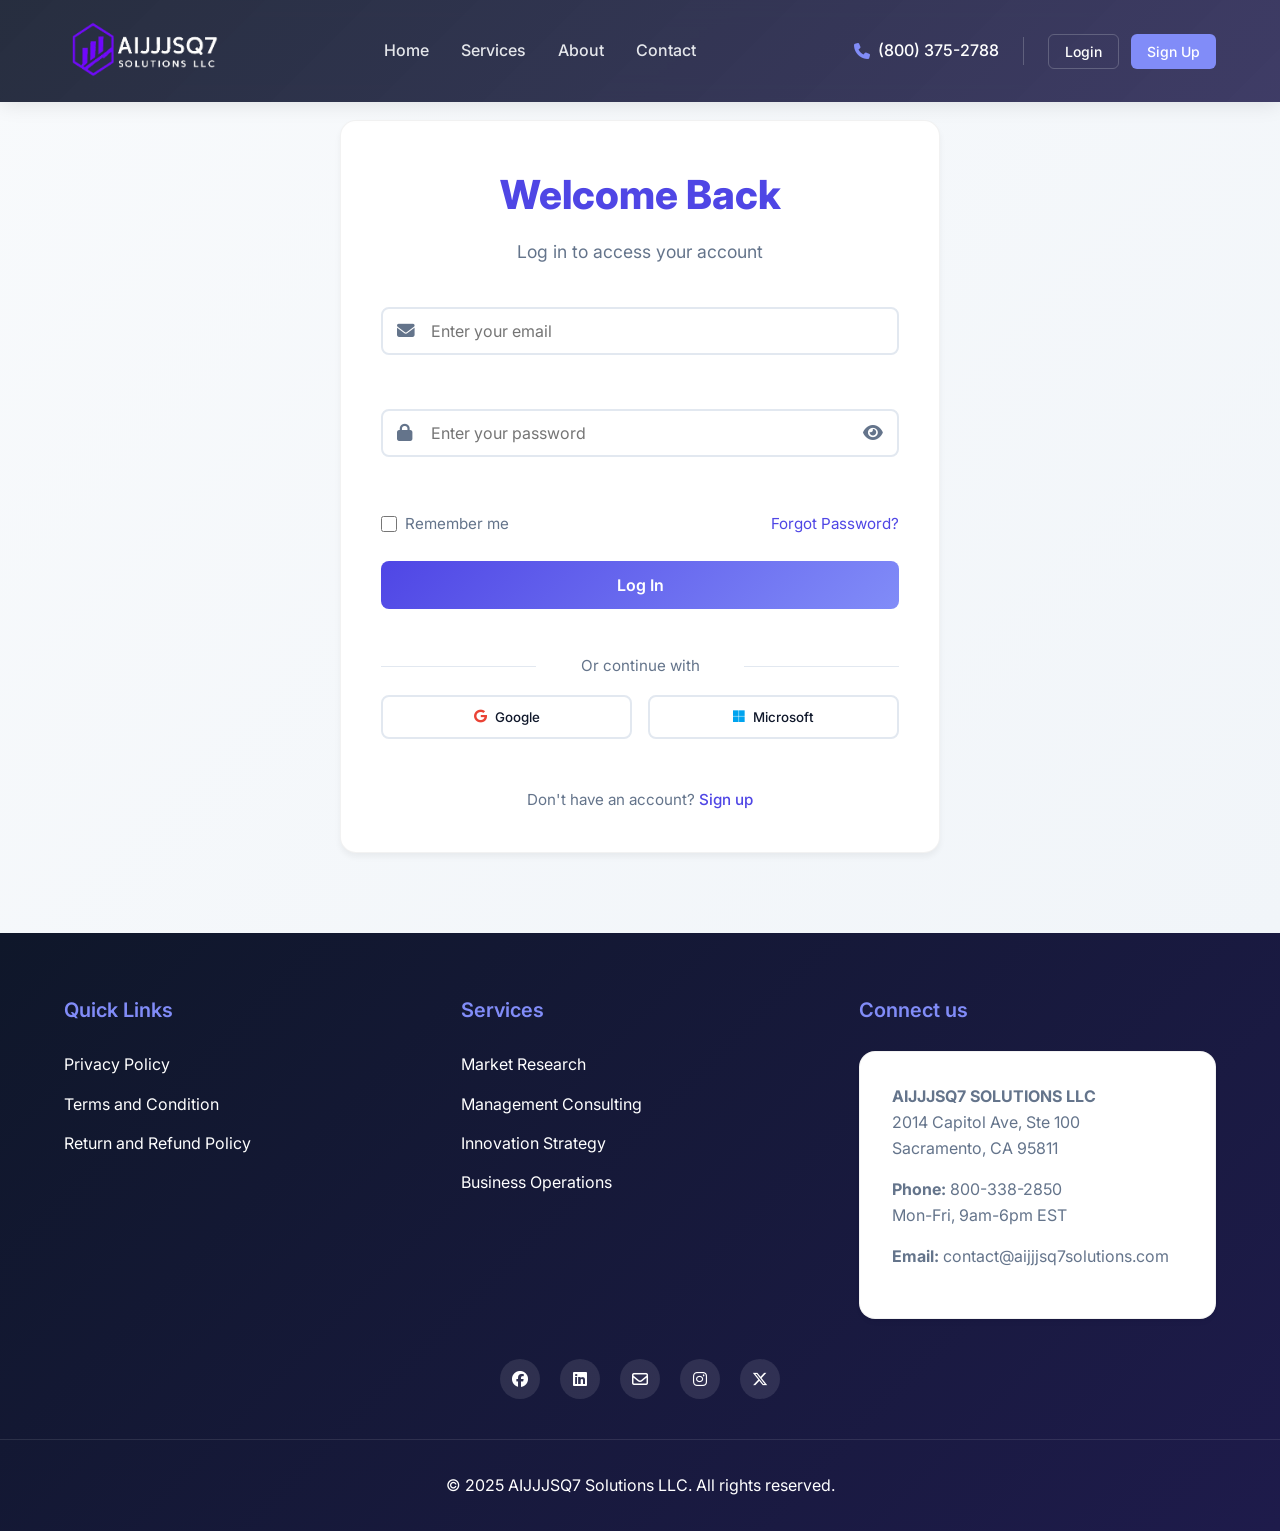
<file: docs/login.html>
<!DOCTYPE html>
<html lang="en">
  <head>
    <meta charset="UTF-8" />
    <meta name="viewport" content="width=device-width, initial-scale=1.0" />
    <title>Login - AIJJJSQ7 Solutions LLC</title>
    <link rel="preconnect" href="https://fonts.googleapis.com" />
    <link rel="preconnect" href="https://fonts.gstatic.com" crossorigin />
    <link
      href="https://fonts.googleapis.com/css2?family=Inter:wght@400;500;600;700;800&display=swap"
      rel="stylesheet"
    />
    <link rel="stylesheet" href="styles.css" />
    <link rel="stylesheet" href="auth.css" />
    <link
      rel="stylesheet"
      href="https://cdnjs.cloudflare.com/ajax/libs/font-awesome/6.5.1/css/all.min.css"
    />
  </head>
  <body>
    <!-- Header/Navigation -->
    <header>
      <div class="container">
        <nav>
          <a href="index.html" class="logo">
            <img src="navlogoo.png" alt="AIJJJSQ7 Solutions Logo" height="40" />
          </a>
          <div class="mobile-menu" onclick="toggleMenu()">☰</div>
          <ul class="nav-links" id="navLinks">
            <li><a href="index.html">Home</a></li>
            <li><a href="index.html#services">Services</a></li>
            <li><a href="index.html#about">About</a></li>
            <li><a href="index.html#contact">Contact</a></li>
          </ul>
          <div class="nav-right">
            <div class="nav-phone">
              <i class="fa-solid fa-phone"></i>
              <span>(800) 375-2788</span>
            </div>
          <div class="nav-auth">
  <button class="login-btn" onclick="window.location.href='login.html'">Login</button>
  <button class="signup-btn" onclick="window.location.href='signup.html'">Sign Up</button>
</div>

          </div>
        </nav>
      </div>
    </header>

    <!-- Login Form Section -->
    <main class="auth-content">
      <div class="container">
        <div class="auth-box">
          <div class="auth-header">
            <h1>Welcome Back</h1>
            <p>Log in to access your account</p>
          </div>

          <form id="loginForm" class="auth-form" onsubmit="handleLogin(event)">
            <div class="form-group">
              <label for="email"></label>
              <div class="input-group">
                <i class="fa-solid fa-envelope"></i>
                <input
                  type="email"
                  id="email"
                  name="email"
                  required
                  placeholder="Enter your email"
                />
              </div>
            </div>

            <div class="form-group">
              <label for="password"></label>
              <div class="input-group">
                <i class="fa-solid fa-lock"></i>
                <input
                  type="password"
                  id="password"
                  name="password"
                  required
                  placeholder="Enter your password"
                />
                <i
                  class="fa-solid fa-eye toggle-password"
                  onclick="togglePasswordVisibility()"
                ></i>
              </div>
            </div>

            <div class="form-options">
              <label class="remember-me">
                <input type="checkbox" name="remember" />
                <span>Remember me</span>
              </label>
              <a href="#" class="forgot-password">Forgot Password?</a>
            </div>

            <button type="submit" class="auth-button">Log In</button>

            <div class="social-login">
              <p>Or continue with</p>
              <div class="social-buttons">
                <button type="button" class="social-button google">
                  <i class="fab fa-google"></i>
                  <span>Google</span>
                </button>
                <button type="button" class="social-button microsoft">
                  <i class="fab fa-microsoft"></i>
                  <span>Microsoft</span>
                </button>
              </div>
            </div>

            <p class="auth-redirect">
              Don't have an account? <a href="signup.html">Sign up</a>
            </p>
          </form>
        </div>
      </div>
    </main>

    <!-- Footer -->
    <footer>
      <div class="container footer-content">
        <div class="footer-section">
          <h3>Quick Links</h3>
          <ul>
            <li><a href="privacy-policy.html">Privacy Policy</a></li>
            <li><a href="terms.html">Terms and Condition</a></li>
            <li><a href="refund.html">Return and Refund Policy</a></li>
          </ul>
        </div>
        <div class="footer-section">
          <h3>Services</h3>
          <ul>
            <li>Market Research</li>
            <li>Management Consulting</li>
            <li>Innovation Strategy</li>
            <li>Business Operations</li>
          </ul>
        </div>
        <div class="footer-section">
          <h3>Connect us</h3>
          <div class="contact-info">
            <p>
              <strong>AIJJJSQ7 SOLUTIONS LLC</strong><br />
              2014 Capitol Ave, Ste 100<br />
              Sacramento, CA 95811
            </p>
            <p>
              <strong>Phone:</strong> 800-338-2850<br />
              Mon-Fri, 9am-6pm EST
            </p>
            <p><strong>Email:</strong> contact@aijjjsq7solutions.com</p>
          </div>
        </div>
      </div>
      <div class="social-links">
        <a href="#" class="social-icon" aria-label="Facebook"
          ><i class="fa-brands fa-facebook"></i
        ></a>
        <a href="#" class="social-icon" aria-label="LinkedIn"
          ><i class="fa-brands fa-linkedin"></i
        ></a>
        <a href="#" class="social-icon" aria-label="Email"
          ><i class="fa-regular fa-envelope"></i
        ></a>
        <a href="#" class="social-icon" aria-label="Instagram"
          ><i class="fa-brands fa-instagram"></i
        ></a>
        <a href="#" class="social-icon" aria-label="Twitter"
          ><i class="fa-brands fa-x-twitter"></i
        ></a>
      </div>
      <div class="copyright">
        <p>&copy; 2025 AIJJJSQ7 Solutions LLC. All rights reserved.</p>
      </div>
    </footer>

    <!-- JavaScript -->
    <script>
  function toggleMenu() {
    const navLinks = document.getElementById("navLinks");
    navLinks.style.display =
      navLinks.style.display === "flex" ? "none" : "flex";
  }

  function togglePasswordVisibility() {
    const passwordInput = document.getElementById("password");
    const toggleButton = document.querySelector(".toggle-password");

    if (passwordInput.type === "password") {
      passwordInput.type = "text";
      toggleButton.classList.remove("fa-eye");
      toggleButton.classList.add("fa-eye-slash");
    } else {
      passwordInput.type = "password";
      toggleButton.classList.remove("fa-eye-slash");
      toggleButton.classList.add("fa-eye");
    }
  }

  function handleLogin(event) {
    event.preventDefault();

    const email = document.getElementById("email").value.trim();
    const password = document.getElementById("password").value.trim();
    const remember = document.querySelector('input[name="remember"]').checked;

    if (email && password) {
      // You can add validation logic or API call here
      console.log("Login attempt:", { email, password, remember });

      // Simulate successful login by redirecting
      window.location.href = "userdashboard.html";
    } else {
      alert("Please enter both email and password.");
    }
  }

  // Close mobile menu when clicking on a link
  document.querySelectorAll(".nav-links a").forEach((link) => {
    link.addEventListener("click", () => {
      if (window.innerWidth <= 768) {
        document.getElementById("navLinks").style.display = "none";
      }
    });
  });

  // Responsive menu handling
  window.addEventListener("resize", () => {
    if (window.innerWidth > 768) {
      document.getElementById("navLinks").style.display = "flex";
    }
  });
</script>

  </body>
</html>
</file>
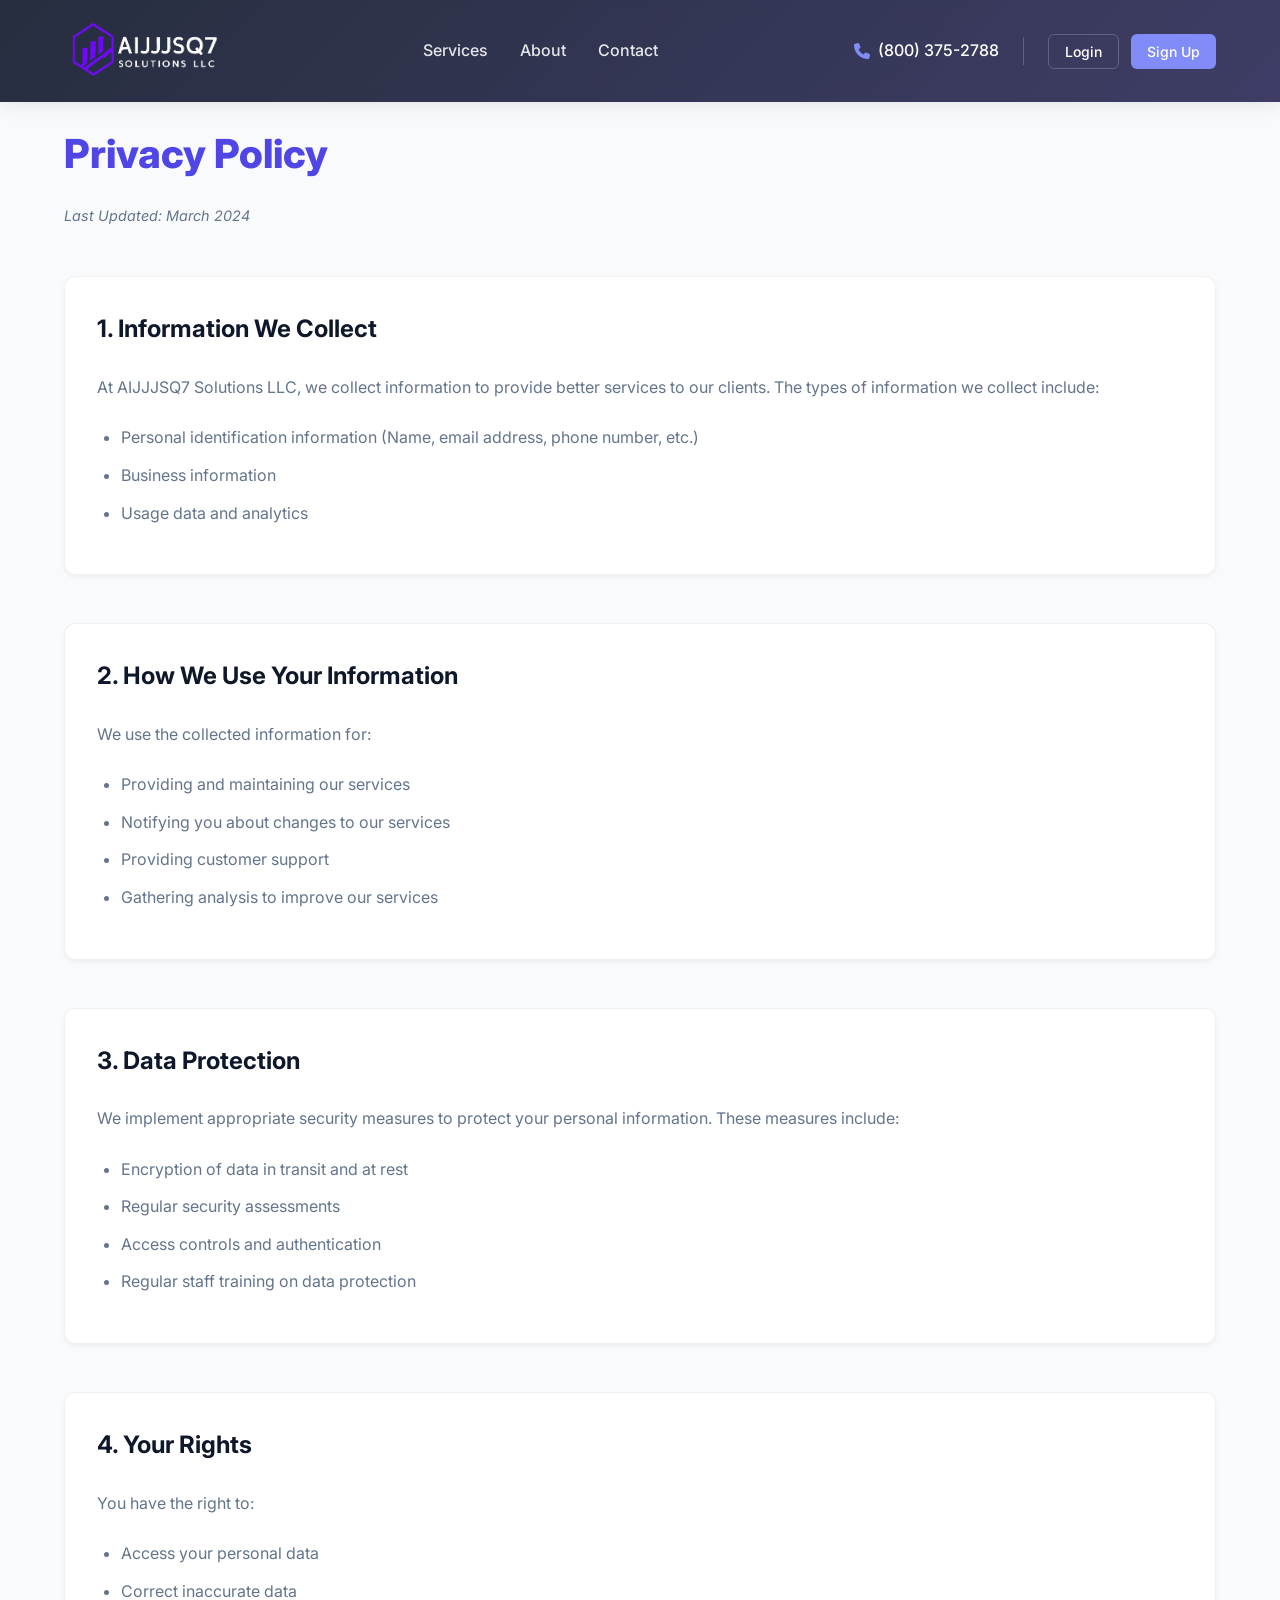
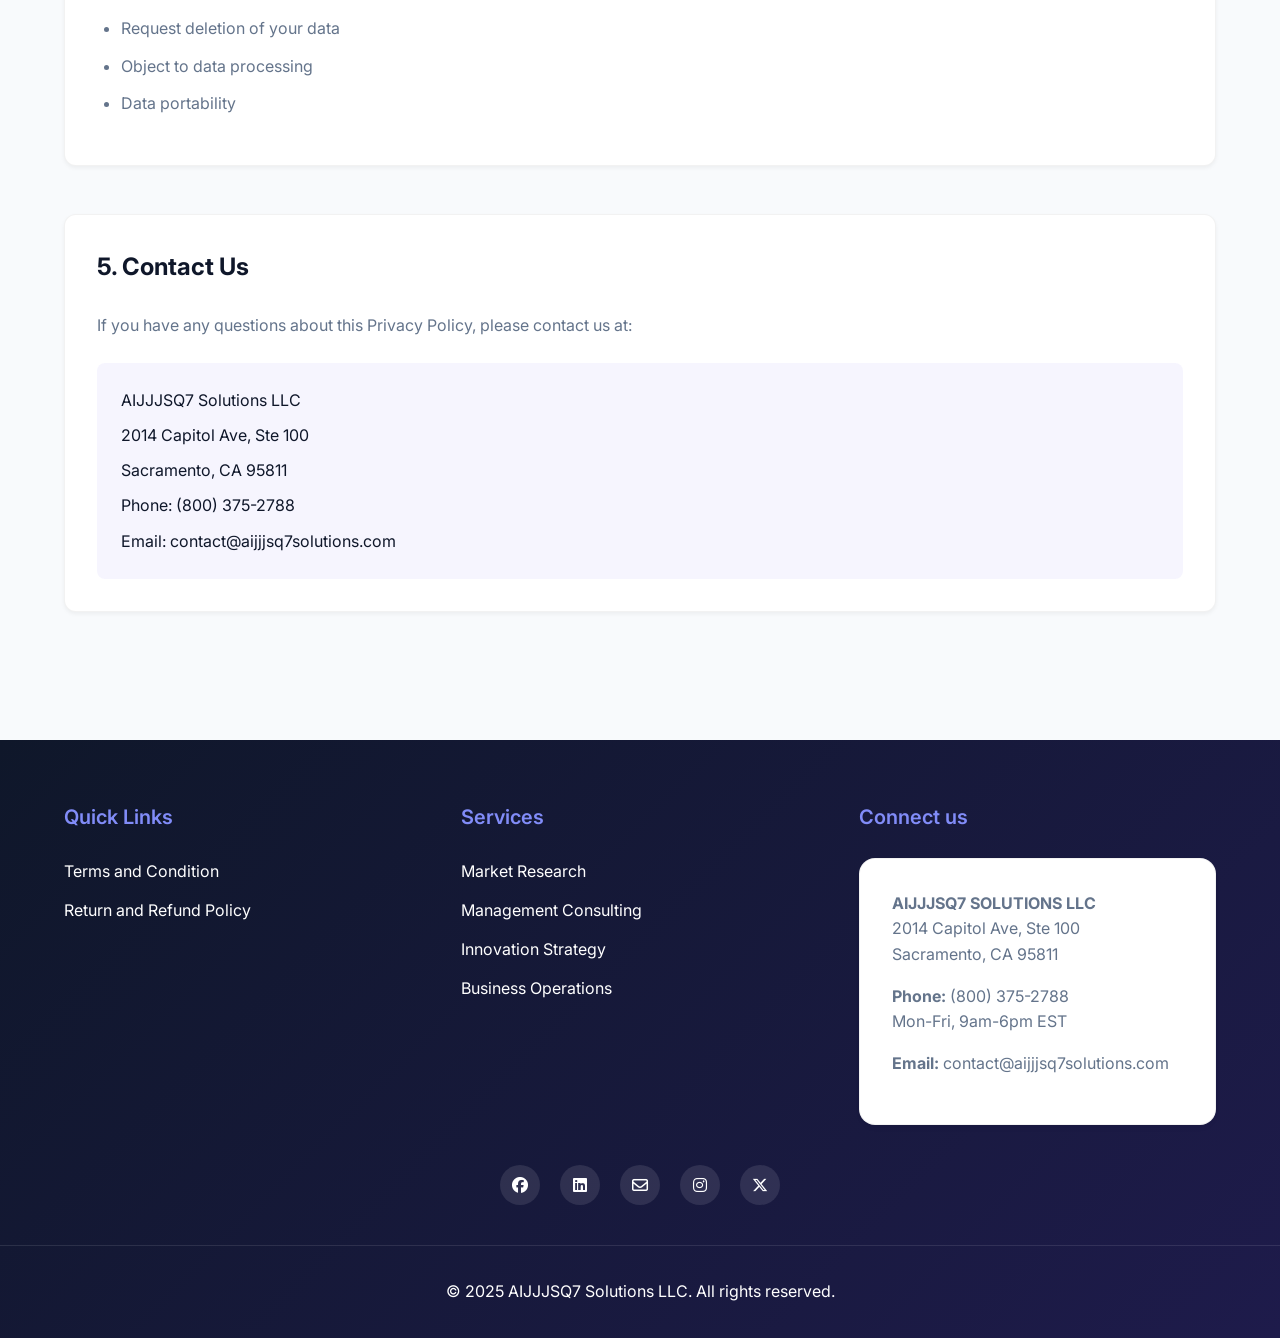
<file: docs/privacy-policy.html>
<!DOCTYPE html>
<html lang="en">
<head>
    <meta charset="UTF-8">
    <meta name="viewport" content="width=device-width, initial-scale=1.0">
    <title>Privacy Policy - AIJJJSQ7 Solutions LLC</title>
    <link rel="preconnect" href="https://fonts.googleapis.com">
    <link rel="preconnect" href="https://fonts.gstatic.com" crossorigin>
    <link href="https://fonts.googleapis.com/css2?family=Inter:wght@400;500;600;700;800&display=swap" rel="stylesheet">
    <link rel="stylesheet" href="styles.css">
    <link rel="stylesheet" href="legal.css">
    <link rel="stylesheet" href="https://cdnjs.cloudflare.com/ajax/libs/font-awesome/6.5.1/css/all.min.css">
</head>
<body>
    <!-- Header/Navigation -->
    <header>
        <div class="container">
            <nav>
                     <a href="index.html" class="logo">
  <img src="navlogoo.png" alt="AIJJJSQ7 Solutions Logo" height="40">
</a>
                <div class="mobile-menu" onclick="toggleMenu()">☰</div>
                <ul class="nav-links" id="navLinks">
                    <li><a href="index.html#services">Services</a></li>
                    <li><a href="index.html#about">About</a></li>
                    <li><a href="index.html#contact">Contact</a></li>
                </ul>
                <div class="nav-right">
                    <div class="nav-phone">
                        <i class="fa-solid fa-phone"></i>
                        <span>(800) 375-2788</span>
                    </div>
                    <div class="nav-auth">
                        <button class="login-btn">Login</button>
                        <button class="signup-btn">Sign Up</button>
                    </div>
                </div>
            </nav>
        </div>
    </header>

    <!-- Main Content -->
    <main class="legal-content">
        <div class="container">
            <h1>Privacy Policy</h1>
            <div class="last-updated">Last Updated: March 2024</div>
            
            <section class="policy-section">
                <h2>1. Information We Collect</h2>
                <p>At AIJJJSQ7 Solutions LLC, we collect information to provide better services to our clients. The types of information we collect include:</p>
                <ul>
                    <li>Personal identification information (Name, email address, phone number, etc.)</li>
                    <li>Business information</li>
                    <li>Usage data and analytics</li>
                </ul>
            </section>

            <section class="policy-section">
                <h2>2. How We Use Your Information</h2>
                <p>We use the collected information for:</p>
                <ul>
                    <li>Providing and maintaining our services</li>
                    <li>Notifying you about changes to our services</li>
                    <li>Providing customer support</li>
                    <li>Gathering analysis to improve our services</li>
                </ul>
            </section>

            <section class="policy-section">
                <h2>3. Data Protection</h2>
                <p>We implement appropriate security measures to protect your personal information. These measures include:</p>
                <ul>
                    <li>Encryption of data in transit and at rest</li>
                    <li>Regular security assessments</li>
                    <li>Access controls and authentication</li>
                    <li>Regular staff training on data protection</li>
                </ul>
            </section>

            <section class="policy-section">
                <h2>4. Your Rights</h2>
                <p>You have the right to:</p>
                <ul>
                    <li>Access your personal data</li>
                    <li>Correct inaccurate data</li>
                    <li>Request deletion of your data</li>
                    <li>Object to data processing</li>
                    <li>Data portability</li>
                </ul>
            </section>

            <section class="policy-section">
                <h2>5. Contact Us</h2>
                <p>If you have any questions about this Privacy Policy, please contact us at:</p>
                <div class="contact-details">
                    <p>AIJJJSQ7 Solutions LLC</p>
                    <p>2014 Capitol Ave, Ste 100</p>
                    <p>Sacramento, CA 95811</p>
                    <p>Phone: (800) 375-2788</p>
                    <p>Email: contact@aijjjsq7solutions.com</p>
                </div>
            </section>
        </div>
    </main>

    <!-- Footer -->
    <footer>
        <div class="container footer-content">
            <div class="footer-section">
                <h3>Quick Links</h3>
                <ul>
                    
                    <li><a href="terms.html">Terms and Condition</a></li>
                    <li><a href="refund.html">Return and Refund Policy</a></li>
                </ul>
            </div>
            <div class="footer-section">
                <h3>Services</h3>
                <ul>
                    <li>Market Research</li>
                    <li>Management Consulting</li>
                    <li>Innovation Strategy</li>
                    <li>Business Operations</li>
                </ul>
            </div>
            <div class="footer-section">
                <h3>Connect us</h3>
                <div class="contact-info">
                    <p>
                        <strong>AIJJJSQ7 SOLUTIONS LLC</strong><br>
                        2014 Capitol Ave, Ste 100<br>
                        Sacramento, CA 95811
                    </p>
                    <p>
                        <strong>Phone:</strong> (800) 375-2788<br>
                        Mon-Fri, 9am-6pm EST
                    </p>
                    <p>
                        <strong>Email:</strong> contact@aijjjsq7solutions.com
                    </p>
                </div>
            </div>
        </div>
        <div class="social-links">
            <a href="#" class="social-icon" aria-label="Facebook"><i class="fa-brands fa-facebook"></i></a>
            <a href="#" class="social-icon" aria-label="LinkedIn"><i class="fa-brands fa-linkedin"></i></a>
            <a href="#" class="social-icon" aria-label="Email"><i class="fa-regular fa-envelope"></i></a>
            <a href="#" class="social-icon" aria-label="Instagram"><i class="fa-brands fa-instagram"></i></a>
            <a href="#" class="social-icon" aria-label="Twitter"><i class="fa-brands fa-x-twitter"></i></a>
        </div>
        <div class="copyright">
            <p>&copy; 2025 AIJJJSQ7 Solutions LLC. All rights reserved.</p>
        </div>
    </footer>

    <!-- JavaScript -->
    <script>
        function toggleMenu() {
            const navLinks = document.getElementById('navLinks');
            navLinks.style.display = navLinks.style.display === 'flex' ? 'none' : 'flex';
        }

        // Close mobile menu when clicking on a link
        document.querySelectorAll('.nav-links a').forEach(link => {
            link.addEventListener('click', () => {
                if (window.innerWidth <= 768) {
                    document.getElementById('navLinks').style.display = 'none';
                }
            });
        });

        // Responsive menu handling
        window.addEventListener('resize', () => {
            if (window.innerWidth > 768) {
                document.getElementById('navLinks').style.display = 'flex';
            }
        });
    </script>
</body>
</html>
</file>
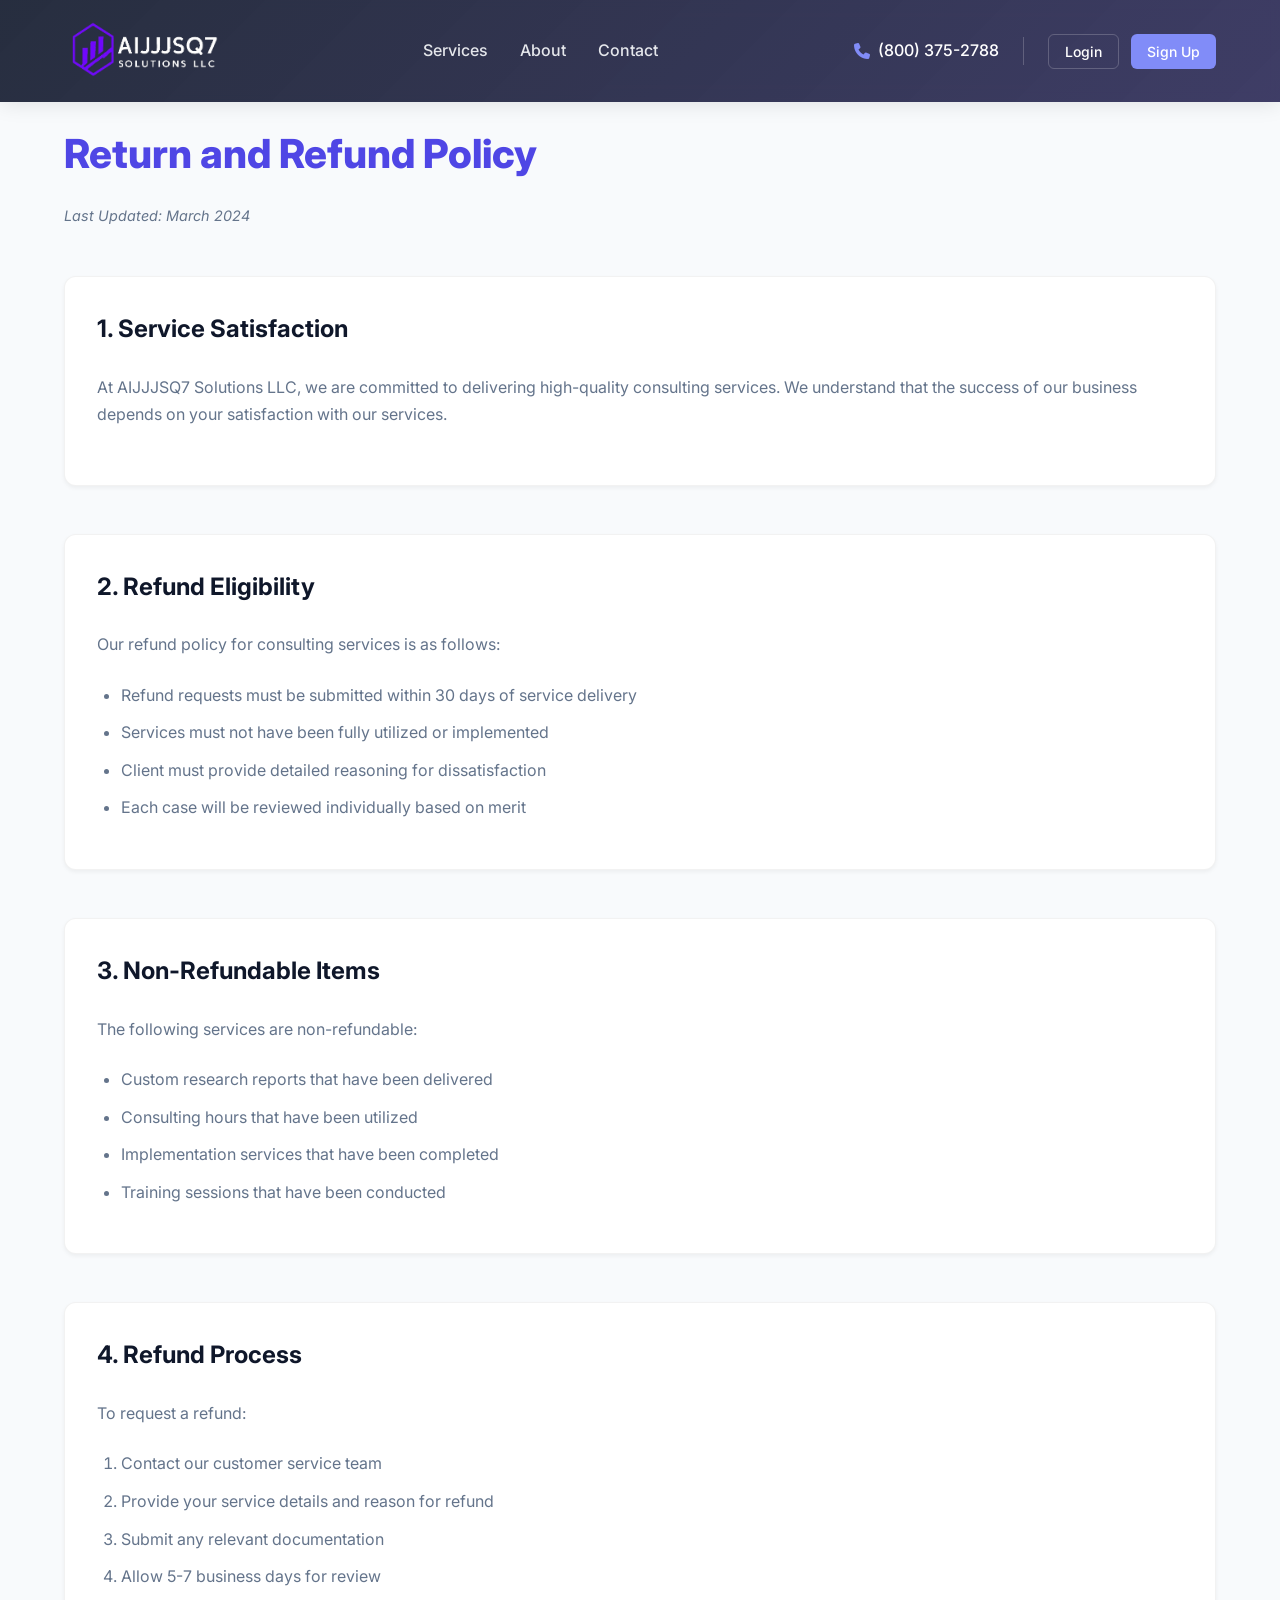
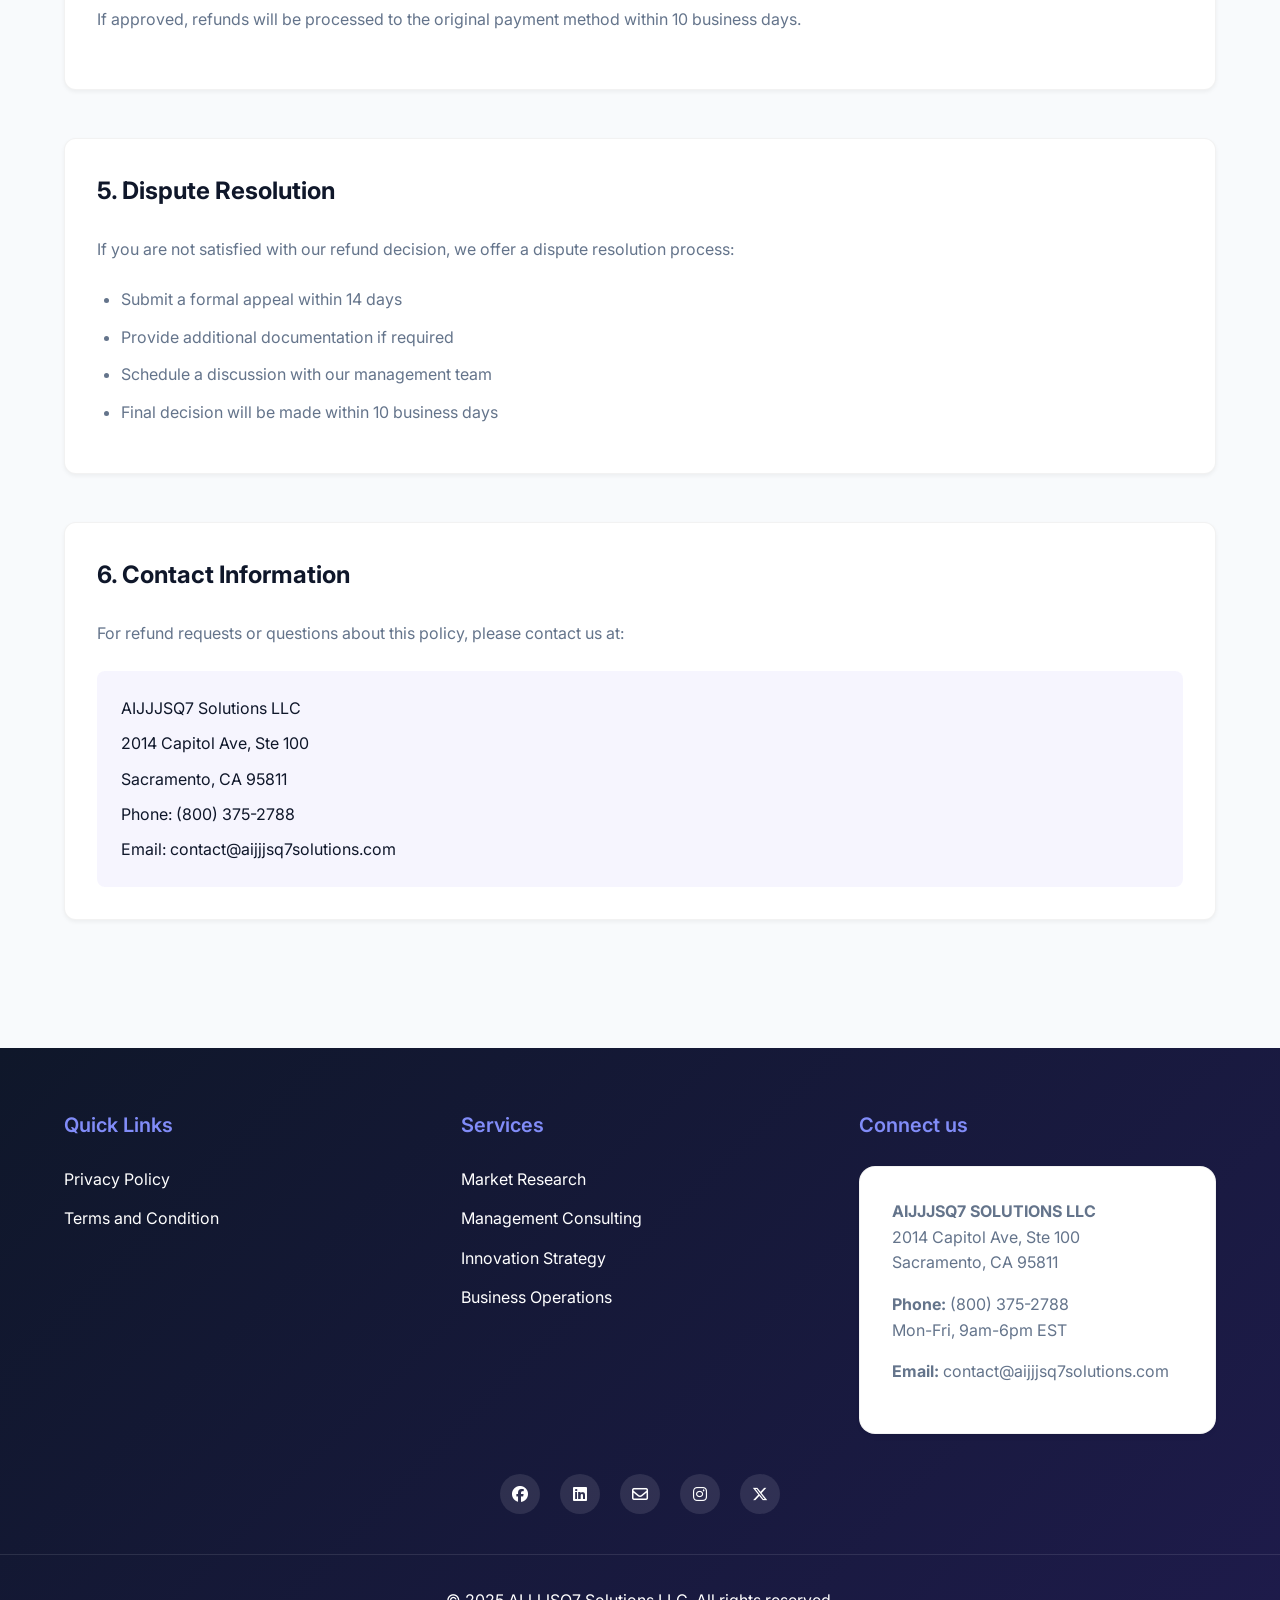
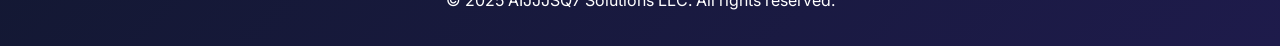
<file: docs/refund.html>
<!DOCTYPE html>
<html lang="en">
<head>
    <meta charset="UTF-8">
    <meta name="viewport" content="width=device-width, initial-scale=1.0">
    <title>Return and Refund Policy - AIJJJSQ7 Solutions LLC</title>
    <link rel="preconnect" href="https://fonts.googleapis.com">
    <link rel="preconnect" href="https://fonts.gstatic.com" crossorigin>
    <link href="https://fonts.googleapis.com/css2?family=Inter:wght@400;500;600;700;800&display=swap" rel="stylesheet">
    <link rel="stylesheet" href="styles.css">
    <link rel="stylesheet" href="legal.css">
    <link rel="stylesheet" href="https://cdnjs.cloudflare.com/ajax/libs/font-awesome/6.5.1/css/all.min.css">
</head>
<body>
    <!-- Header/Navigation -->
    <header>
        <div class="container">
            <nav>
                      <a href="index.html" class="logo">
  <img src="navlogoo.png" alt="AIJJJSQ7 Solutions Logo" height="40">
</a>
                <div class="mobile-menu" onclick="toggleMenu()">☰</div>
                <ul class="nav-links" id="navLinks">
                    <li><a href="index.html#services">Services</a></li>
                    <li><a href="index.html#about">About</a></li>
                    <li><a href="index.html#contact">Contact</a></li>
                </ul>
                <div class="nav-right">
                    <div class="nav-phone">
                        <i class="fa-solid fa-phone"></i>
                        <span>(800) 375-2788</span>
                    </div>
                    <div class="nav-auth">
                        <button class="login-btn">Login</button>
                        <button class="signup-btn">Sign Up</button>
                    </div>
                </div>
            </nav>
        </div>
    </header>

    <!-- Main Content -->
    <main class="legal-content">
        <div class="container">
            <h1>Return and Refund Policy</h1>
            <div class="last-updated">Last Updated: March 2024</div>
            
            <section class="policy-section">
                <h2>1. Service Satisfaction</h2>
                <p>At AIJJJSQ7 Solutions LLC, we are committed to delivering high-quality consulting services. We understand that the success of our business depends on your satisfaction with our services.</p>
            </section>

            <section class="policy-section">
                <h2>2. Refund Eligibility</h2>
                <p>Our refund policy for consulting services is as follows:</p>
                <ul>
                    <li>Refund requests must be submitted within 30 days of service delivery</li>
                    <li>Services must not have been fully utilized or implemented</li>
                    <li>Client must provide detailed reasoning for dissatisfaction</li>
                    <li>Each case will be reviewed individually based on merit</li>
                </ul>
            </section>

            <section class="policy-section">
                <h2>3. Non-Refundable Items</h2>
                <p>The following services are non-refundable:</p>
                <ul>
                    <li>Custom research reports that have been delivered</li>
                    <li>Consulting hours that have been utilized</li>
                    <li>Implementation services that have been completed</li>
                    <li>Training sessions that have been conducted</li>
                </ul>
            </section>

            <section class="policy-section">
                <h2>4. Refund Process</h2>
                <p>To request a refund:</p>
                <ol>
                    <li>Contact our customer service team</li>
                    <li>Provide your service details and reason for refund</li>
                    <li>Submit any relevant documentation</li>
                    <li>Allow 5-7 business days for review</li>
                </ol>
                <p>If approved, refunds will be processed to the original payment method within 10 business days.</p>
            </section>

            <section class="policy-section">
                <h2>5. Dispute Resolution</h2>
                <p>If you are not satisfied with our refund decision, we offer a dispute resolution process:</p>
                <ul>
                    <li>Submit a formal appeal within 14 days</li>
                    <li>Provide additional documentation if required</li>
                    <li>Schedule a discussion with our management team</li>
                    <li>Final decision will be made within 10 business days</li>
                </ul>
            </section>

            <section class="policy-section">
                <h2>6. Contact Information</h2>
                <p>For refund requests or questions about this policy, please contact us at:</p>
                <div class="contact-details">
                    <p>AIJJJSQ7 Solutions LLC</p>
                    <p>2014 Capitol Ave, Ste 100</p>
                    <p>Sacramento, CA 95811</p>
                    <p>Phone: (800) 375-2788</p>
                    <p>Email: contact@aijjjsq7solutions.com</p>
                </div>
            </section>
        </div>
    </main>

    <!-- Footer -->
    <footer>
        <div class="container footer-content">
            <div class="footer-section">
                <h3>Quick Links</h3>
                <ul>
                    <li><a href="privacy-policy.html">Privacy Policy</a></li>
                    <li><a href="terms.html">Terms and Condition</a></li>
                   
                </ul>
            </div>
            <div class="footer-section">
                <h3>Services</h3>
                <ul>
                    <li>Market Research</li>
                    <li>Management Consulting</li>
                    <li>Innovation Strategy</li>
                    <li>Business Operations</li>
                </ul>
            </div>
            <div class="footer-section">
                <h3>Connect us</h3>
                <div class="contact-info">
                    <p>
                        <strong>AIJJJSQ7 SOLUTIONS LLC</strong><br>
                        2014 Capitol Ave, Ste 100<br>
                        Sacramento, CA 95811
                    </p>
                    <p>
                        <strong>Phone:</strong> (800) 375-2788<br>
                        Mon-Fri, 9am-6pm EST
                    </p>
                    <p>
                        <strong>Email:</strong> contact@aijjjsq7solutions.com
                    </p>
                </div>
            </div>
        </div>
        <div class="social-links">
            <a href="#" class="social-icon" aria-label="Facebook"><i class="fa-brands fa-facebook"></i></a>
            <a href="#" class="social-icon" aria-label="LinkedIn"><i class="fa-brands fa-linkedin"></i></a>
            <a href="#" class="social-icon" aria-label="Email"><i class="fa-regular fa-envelope"></i></a>
            <a href="#" class="social-icon" aria-label="Instagram"><i class="fa-brands fa-instagram"></i></a>
            <a href="#" class="social-icon" aria-label="Twitter"><i class="fa-brands fa-x-twitter"></i></a>
        </div>
        <div class="copyright">
            <p>&copy; 2025 AIJJJSQ7 Solutions LLC. All rights reserved.</p>
        </div>
    </footer>

    <!-- JavaScript -->
    <script>
        function toggleMenu() {
            const navLinks = document.getElementById('navLinks');
            navLinks.style.display = navLinks.style.display === 'flex' ? 'none' : 'flex';
        }

        // Close mobile menu when clicking on a link
        document.querySelectorAll('.nav-links a').forEach(link => {
            link.addEventListener('click', () => {
                if (window.innerWidth <= 768) {
                    document.getElementById('navLinks').style.display = 'none';
                }
            });
        });

        // Responsive menu handling
        window.addEventListener('resize', () => {
            if (window.innerWidth > 768) {
                document.getElementById('navLinks').style.display = 'flex';
            }
        });
    </script>
</body>
</html>
</file>
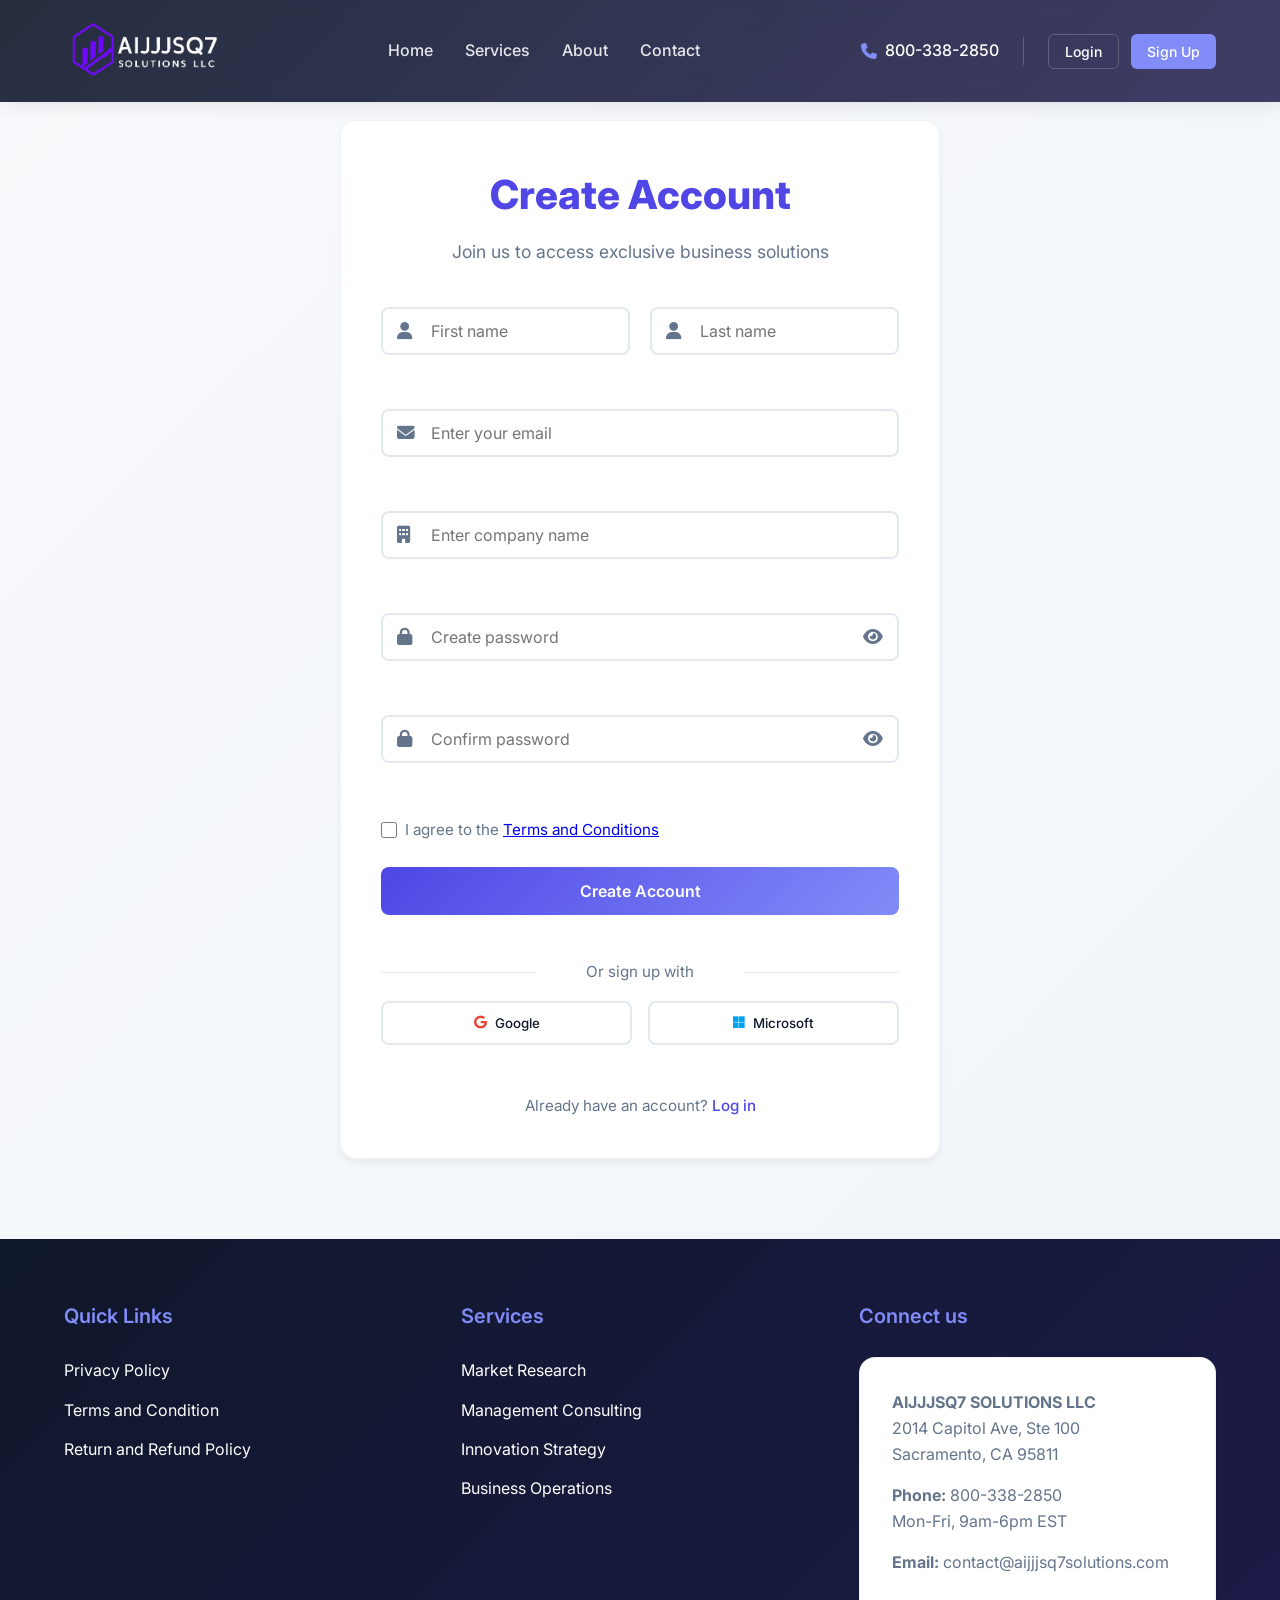
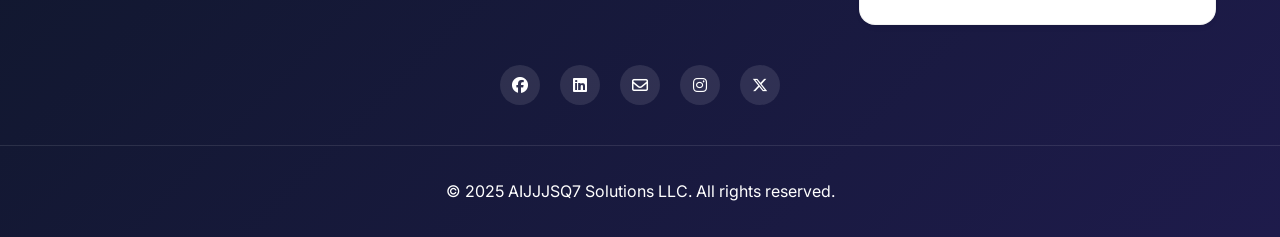
<file: docs/signup.html>
<!DOCTYPE html>
<html lang="en">
  <head>
    <meta charset="UTF-8" />
    <meta name="viewport" content="width=device-width, initial-scale=1.0" />
    <title>Sign Up - AIJJJSQ7 Solutions LLC</title>
    <link rel="preconnect" href="https://fonts.googleapis.com" />
    <link rel="preconnect" href="https://fonts.gstatic.com" crossorigin />
    <link
      href="https://fonts.googleapis.com/css2?family=Inter:wght@400;500;600;700;800&display=swap"
      rel="stylesheet"
    />
    <link rel="stylesheet" href="styles.css" />
    <link rel="stylesheet" href="auth.css" />
    <link
      rel="stylesheet"
      href="https://cdnjs.cloudflare.com/ajax/libs/font-awesome/6.5.1/css/all.min.css"
    />
  </head>
  <body>
    <!-- Header/Navigation -->
    <header>
      <div class="container">
        <nav>
          <a href="index.html" class="logo">
            <img src="navlogoo.png" alt="AIJJJSQ7 Solutions Logo" height="40" />
          </a>
          <div class="mobile-menu" onclick="toggleMenu()">☰</div>
          <ul class="nav-links" id="navLinks">
            <li><a href="index.html">Home</a></li>
            <li><a href="index.html#services">Services</a></li>
            <li><a href="index.html#about">About</a></li>
            <li><a href="index.html#contact">Contact</a></li>
          </ul>
          <div class="nav-right">
            <div class="nav-phone">
              <i class="fa-solid fa-phone"></i>
              <span>800-338-2850</span>
            </div>
            <div class="nav-auth">
  <button class="login-btn" onclick="window.location.href='login.html'">Login</button>
  <button class="signup-btn" onclick="window.location.href='signup.html'">Sign Up</button>
</div>

          </div>
        </nav>
      </div>
    </header>

    <!-- Signup Form Section -->
    <main class="auth-content">
      <div class="container">
        <div class="auth-box">
          <div class="auth-header">
            <h1>Create Account</h1>
            <p>Join us to access exclusive business solutions</p>
          </div>

          <form
            id="signupForm"
            class="auth-form"
            onsubmit="handleSignup(event)"
          >
            <div class="form-row">
              <div class="form-group">
                <label for="firstName"></label>
                <div class="input-group">
                  <i class="fa-solid fa-user"></i>
                  <input
                    type="text"
                    id="firstName"
                    name="firstName"
                    required
                    placeholder="First name"
                  />
                </div>
              </div>
              <div class="form-group">
                <label for="lastName"></label>
                <div class="input-group">
                  <i class="fa-solid fa-user"></i>
                  <input
                    type="text"
                    id="lastName"
                    name="lastName"
                    required
                    placeholder="Last name"
                  />
                </div>
              </div>
            </div>

            <div class="form-group">
              <label for="email"></label>
              <div class="input-group">
                <i class="fa-solid fa-envelope"></i>
                <input
                  type="email"
                  id="email"
                  name="email"
                  required
                  placeholder="Enter your email"
                />
              </div>
            </div>

            <div class="form-group">
              <label for="company"></label>
              <div class="input-group">
                <i class="fa-solid fa-building"></i>
                <input
                  type="text"
                  id="company"
                  name="company"
                  required
                  placeholder="Enter company name"
                />
              </div>
            </div>

            <div class="form-group">
              <label for="password"></label>
              <div class="input-group">
                <i class="fa-solid fa-lock"></i>
                <input
                  type="password"
                  id="password"
                  name="password"
                  required
                  placeholder="Create password"
                />
                <i
                  class="fa-solid fa-eye toggle-password"
                  onclick="togglePasswordVisibility('password')"
                ></i>
              </div>
            </div>

            <div class="form-group">
              <label for="confirmPassword"></label>
              <div class="input-group">
                <i class="fa-solid fa-lock"></i>
                <input
                  type="password"
                  id="confirmPassword"
                  name="confirmPassword"
                  required
                  placeholder="Confirm password"
                />
                <i
                  class="fa-solid fa-eye toggle-password"
                  onclick="togglePasswordVisibility('confirmPassword')"
                ></i>
              </div>
            </div>

            <div class="form-options">
              <label class="terms-checkbox">
                <input type="checkbox" name="terms" required />
                <span
                  >I agree to the
                  <a href="terms.html">Terms and Conditions</a></span
                >
              </label>
            </div>

            <button type="submit" class="auth-button">Create Account</button>

            <div class="social-login">
              <p>Or sign up with</p>
              <div class="social-buttons">
                <button type="button" class="social-button google">
                  <i class="fab fa-google"></i>
                  <span>Google</span>
                </button>
                <button type="button" class="social-button microsoft">
                  <i class="fab fa-microsoft"></i>
                  <span>Microsoft</span>
                </button>
              </div>
            </div>

            <p class="auth-redirect">
              Already have an account? <a href="login.html">Log in</a>
            </p>
          </form>
        </div>
      </div>
    </main>

    <!-- Footer -->
    <footer>
      <div class="container footer-content">
        <div class="footer-section">
          <h3>Quick Links</h3>
          <ul>
            <li><a href="privacy-policy.html">Privacy Policy</a></li>
            <li><a href="terms.html">Terms and Condition</a></li>
            <li><a href="refund.html">Return and Refund Policy</a></li>
          </ul>
        </div>
        <div class="footer-section">
          <h3>Services</h3>
          <ul>
            <li>Market Research</li>
            <li>Management Consulting</li>
            <li>Innovation Strategy</li>
            <li>Business Operations</li>
          </ul>
        </div>
        <div class="footer-section">
          <h3>Connect us</h3>
          <div class="contact-info">
            <p>
              <strong>AIJJJSQ7 SOLUTIONS LLC</strong><br />
              2014 Capitol Ave, Ste 100<br />
              Sacramento, CA 95811
            </p>
            <p>
              <strong>Phone:</strong> 800-338-2850<br />
              Mon-Fri, 9am-6pm EST
            </p>
            <p><strong>Email:</strong> contact@aijjjsq7solutions.com</p>
          </div>
        </div>
      </div>
      <div class="social-links">
        <a href="#" class="social-icon" aria-label="Facebook"
          ><i class="fa-brands fa-facebook"></i
        ></a>
        <a href="#" class="social-icon" aria-label="LinkedIn"
          ><i class="fa-brands fa-linkedin"></i
        ></a>
        <a href="#" class="social-icon" aria-label="Email"
          ><i class="fa-regular fa-envelope"></i
        ></a>
        <a href="#" class="social-icon" aria-label="Instagram"
          ><i class="fa-brands fa-instagram"></i
        ></a>
        <a href="#" class="social-icon" aria-label="Twitter"
          ><i class="fa-brands fa-x-twitter"></i
        ></a>
      </div>
      <div class="copyright">
        <p>&copy; 2025 AIJJJSQ7 Solutions LLC. All rights reserved.</p>
      </div>
    </footer>

    <!-- JavaScript -->
    <script>
      function toggleMenu() {
        const navLinks = document.getElementById("navLinks");
        navLinks.style.display =
          navLinks.style.display === "flex" ? "none" : "flex";
      }

      function togglePasswordVisibility(inputId) {
        const passwordInput = document.getElementById(inputId);
        const toggleButton = passwordInput.nextElementSibling;

        if (passwordInput.type === "password") {
          passwordInput.type = "text";
          toggleButton.classList.remove("fa-eye");
          toggleButton.classList.add("fa-eye-slash");
        } else {
          passwordInput.type = "password";
          toggleButton.classList.remove("fa-eye-slash");
          toggleButton.classList.add("fa-eye");
        }
      }
async function handleSignup(event) {
  event.preventDefault();

  const firstName = document.getElementById("firstName").value.trim();
  const lastName = document.getElementById("lastName").value.trim();
  const email = document.getElementById("email").value.trim();
  const company = document.getElementById("company").value.trim();
  const password = document.getElementById("password").value;
  const confirmPassword = document.getElementById("confirmPassword").value;
  const terms = document.querySelector('input[name="terms"]').checked;

  if (password !== confirmPassword) {
    alert("Passwords do not match!");
    return;
  }

  if (!terms) {
    alert("Please accept the Terms and Conditions");
    return;
  }

  try {
    const response = await fetch("http://localhost:8000/api/auth/signup", {
      method: "POST",
      headers: {
        "Content-Type": "application/json",
      },
      body: JSON.stringify({
        firstName,
        lastName,
        email,
        company,
        password,
        confirmPassword,
      }),
    });

    const data = await response.json();

    if (response.ok) {
      alert("Account created successfully!");
      window.location.href = "login.html"; // redirect after success
    } else {
      alert(`Signup failed: ${data.message || "Unknown error"}`);
    }
  } catch (error) {
    console.error("Signup error:", error);
    alert("Something went wrong. Please try again later.");
  }
}


      // Close mobile menu when clicking on a link
      document.querySelectorAll(".nav-links a").forEach((link) => {
        link.addEventListener("click", () => {
          if (window.innerWidth <= 768) {
            document.getElementById("navLinks").style.display = "none";
          }
        });
      });

      // Responsive menu handling
      window.addEventListener("resize", () => {
        if (window.innerWidth > 768) {
          document.getElementById("navLinks").style.display = "flex";
        }
      });
    </script>
  </body>
</html>
</file>
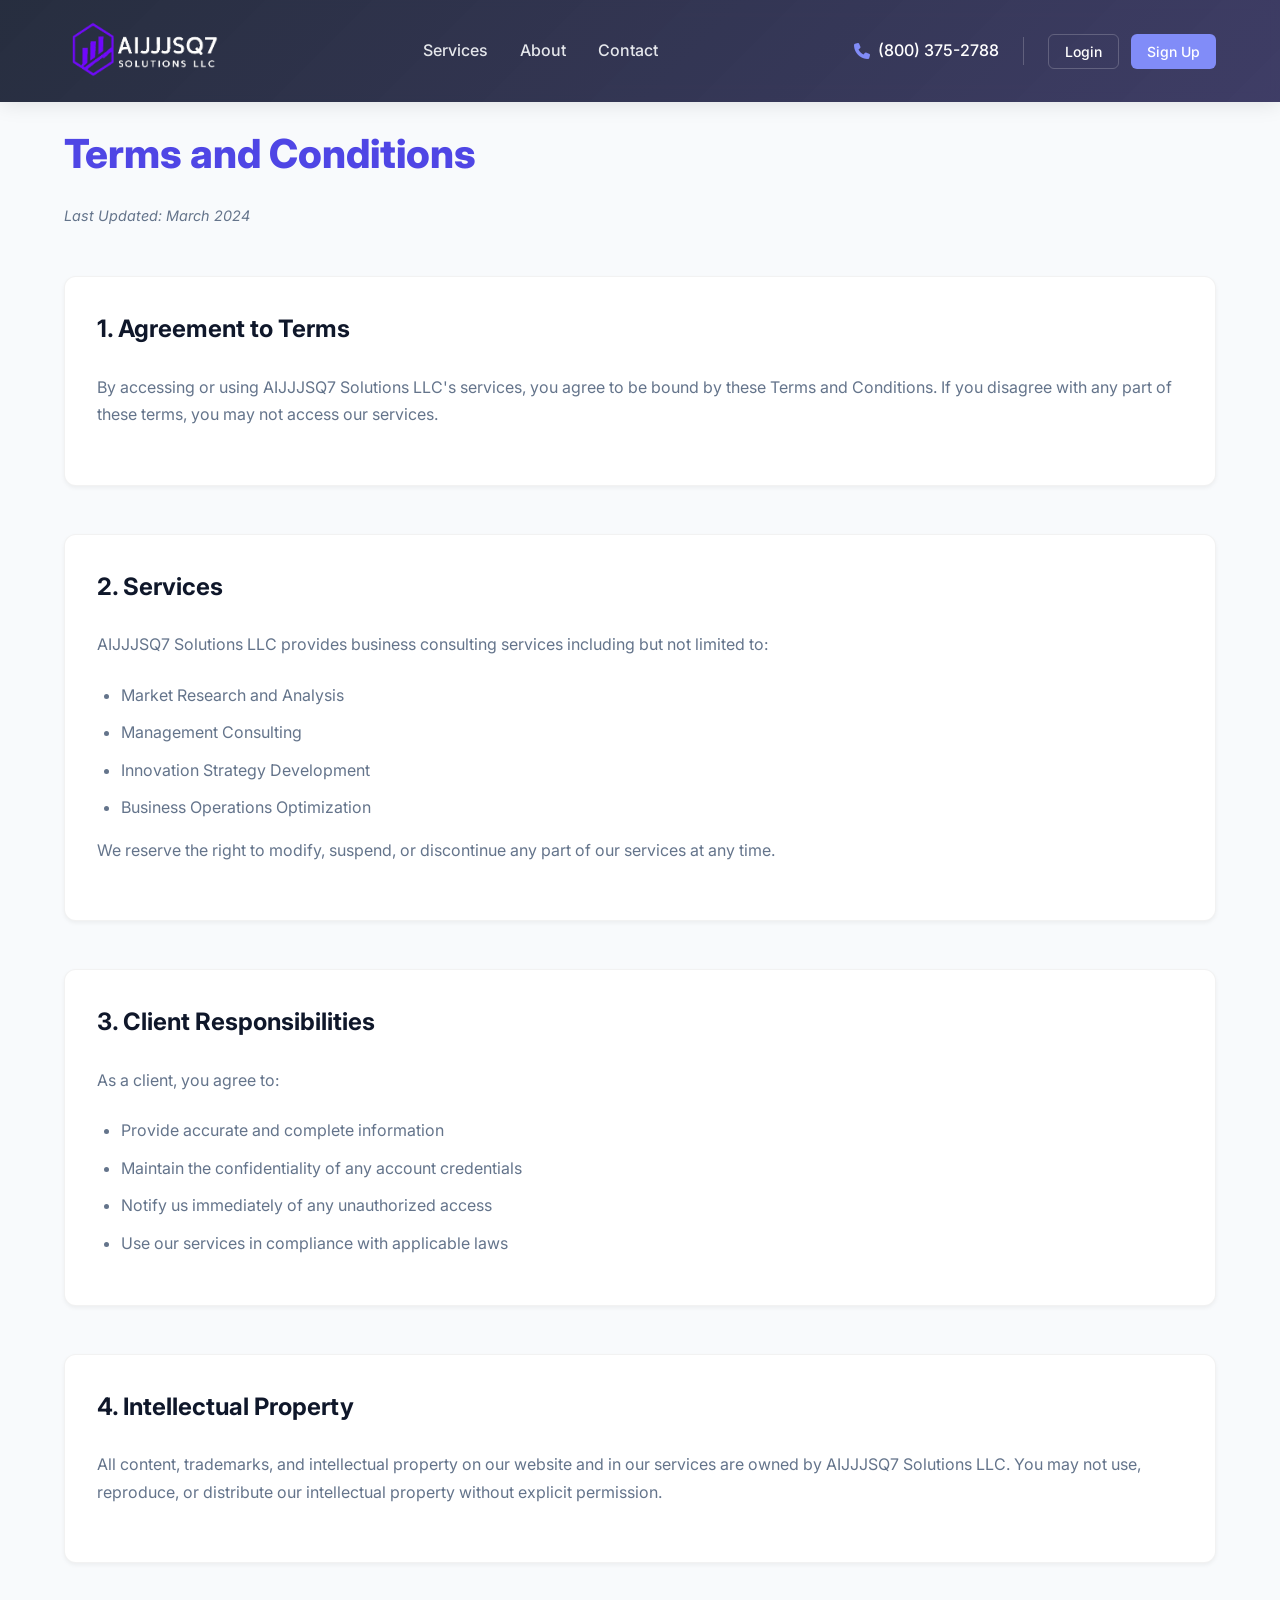
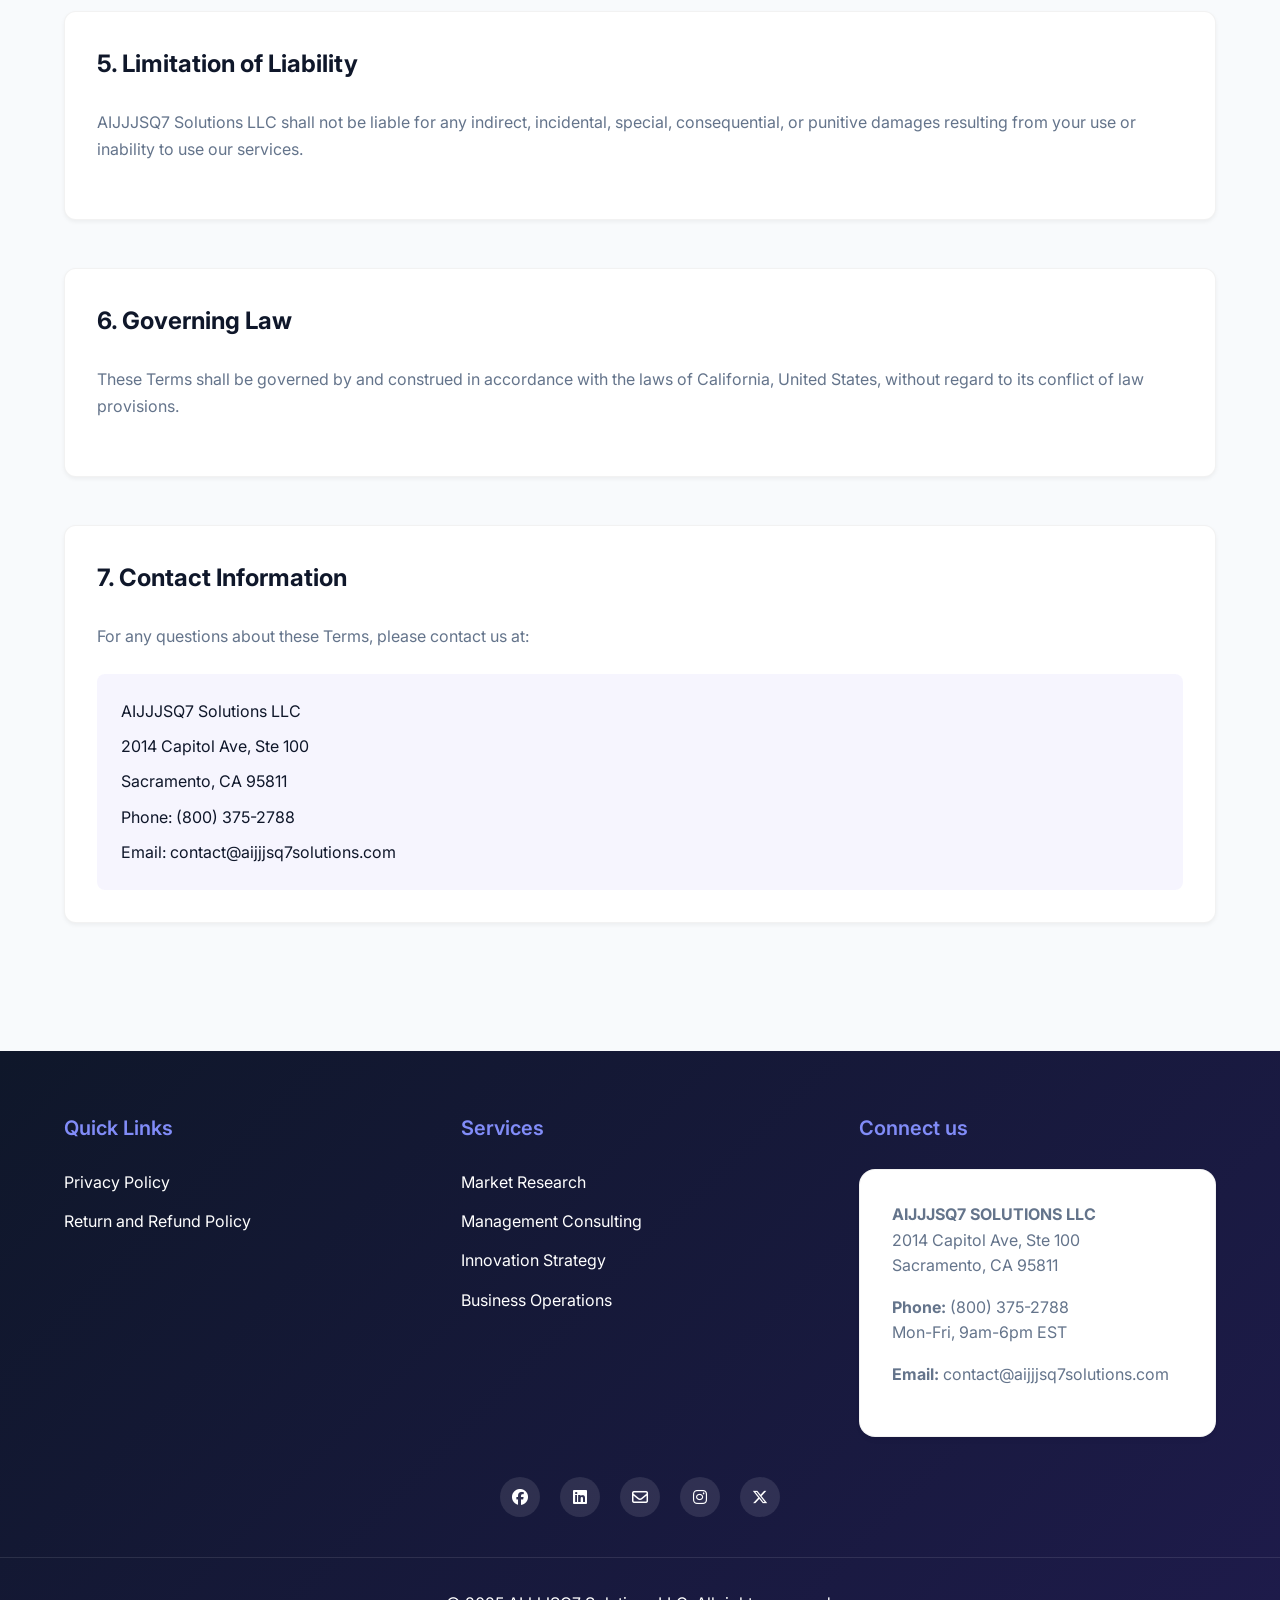
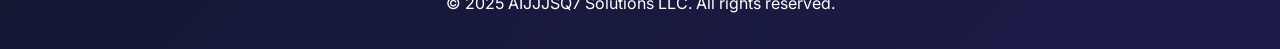
<file: docs/terms.html>
<!DOCTYPE html>
<html lang="en">
<head>
    <meta charset="UTF-8">
    <meta name="viewport" content="width=device-width, initial-scale=1.0">
    <title>Terms and Conditions - AIJJJSQ7 Solutions LLC</title>
    <link rel="preconnect" href="https://fonts.googleapis.com">
    <link rel="preconnect" href="https://fonts.gstatic.com" crossorigin>
    <link href="https://fonts.googleapis.com/css2?family=Inter:wght@400;500;600;700;800&display=swap" rel="stylesheet">
    <link rel="stylesheet" href="styles.css">
    <link rel="stylesheet" href="legal.css">
    <link rel="stylesheet" href="https://cdnjs.cloudflare.com/ajax/libs/font-awesome/6.5.1/css/all.min.css">
</head>
<body>
    <!-- Header/Navigation -->
    <header>
        <div class="container">
            <nav>      
                <a href="index.html" class="logo">
  <img src="navlogoo.png" alt="AIJJJSQ7 Solutions Logo" height="40">
</a>
                <div class="mobile-menu" onclick="toggleMenu()">☰</div>
                <ul class="nav-links" id="navLinks">
                    <li><a href="index.html#services">Services</a></li>
                    <li><a href="index.html#about">About</a></li>
                    <li><a href="index.html#contact">Contact</a></li>
                </ul>
                <div class="nav-right">
                    <div class="nav-phone">
                        <i class="fa-solid fa-phone"></i>
                        <span>(800) 375-2788</span>
                    </div>
                    <div class="nav-auth">
                        <button class="login-btn">Login</button>
                        <button class="signup-btn">Sign Up</button>
                    </div>
                </div>
            </nav>
        </div>
    </header>

    <!-- Main Content -->
    <main class="legal-content">
        <div class="container">
            <h1>Terms and Conditions</h1>
            <div class="last-updated">Last Updated: March 2024</div>
            
            <section class="policy-section">
                <h2>1. Agreement to Terms</h2>
                <p>By accessing or using AIJJJSQ7 Solutions LLC's services, you agree to be bound by these Terms and Conditions. If you disagree with any part of these terms, you may not access our services.</p>
            </section>

            <section class="policy-section">
                <h2>2. Services</h2>
                <p>AIJJJSQ7 Solutions LLC provides business consulting services including but not limited to:</p>
                <ul>
                    <li>Market Research and Analysis</li>
                    <li>Management Consulting</li>
                    <li>Innovation Strategy Development</li>
                    <li>Business Operations Optimization</li>
                </ul>
                <p>We reserve the right to modify, suspend, or discontinue any part of our services at any time.</p>
            </section>

            <section class="policy-section">
                <h2>3. Client Responsibilities</h2>
                <p>As a client, you agree to:</p>
                <ul>
                    <li>Provide accurate and complete information</li>
                    <li>Maintain the confidentiality of any account credentials</li>
                    <li>Notify us immediately of any unauthorized access</li>
                    <li>Use our services in compliance with applicable laws</li>
                </ul>
            </section>

            <section class="policy-section">
                <h2>4. Intellectual Property</h2>
                <p>All content, trademarks, and intellectual property on our website and in our services are owned by AIJJJSQ7 Solutions LLC. You may not use, reproduce, or distribute our intellectual property without explicit permission.</p>
            </section>

            <section class="policy-section">
                <h2>5. Limitation of Liability</h2>
                <p>AIJJJSQ7 Solutions LLC shall not be liable for any indirect, incidental, special, consequential, or punitive damages resulting from your use or inability to use our services.</p>
            </section>

            <section class="policy-section">
                <h2>6. Governing Law</h2>
                <p>These Terms shall be governed by and construed in accordance with the laws of California, United States, without regard to its conflict of law provisions.</p>
            </section>

            <section class="policy-section">
                <h2>7. Contact Information</h2>
                <p>For any questions about these Terms, please contact us at:</p>
                <div class="contact-details">
                    <p>AIJJJSQ7 Solutions LLC</p>
                    <p>2014 Capitol Ave, Ste 100</p>
                    <p>Sacramento, CA 95811</p>
                    <p>Phone: (800) 375-2788</p>
                    <p>Email: contact@aijjjsq7solutions.com</p>
                </div>
            </section>
        </div>
    </main>

    <!-- Footer -->
    <footer>
        <div class="container footer-content">
            <div class="footer-section">
                <h3>Quick Links</h3>
                <ul>
                    <li><a href="privacy-policy.html">Privacy Policy</a></li>
                    
                    <li><a href="refund.html">Return and Refund Policy</a></li>
                </ul>
            </div>
            <div class="footer-section">
                <h3>Services</h3>
                <ul>
                    <li>Market Research</li>
                    <li>Management Consulting</li>
                    <li>Innovation Strategy</li>
                    <li>Business Operations</li>
                </ul>
            </div>
            <div class="footer-section">
                <h3>Connect us</h3>
                <div class="contact-info">
                    <p>
                        <strong>AIJJJSQ7 SOLUTIONS LLC</strong><br>
                        2014 Capitol Ave, Ste 100<br>
                        Sacramento, CA 95811
                    </p>
                    <p>
                        <strong>Phone:</strong> (800) 375-2788<br>
                        Mon-Fri, 9am-6pm EST
                    </p>
                    <p>
                        <strong>Email:</strong> contact@aijjjsq7solutions.com
                    </p>
                </div>
            </div>
        </div>
        <div class="social-links">
            <a href="#" class="social-icon" aria-label="Facebook"><i class="fa-brands fa-facebook"></i></a>
            <a href="#" class="social-icon" aria-label="LinkedIn"><i class="fa-brands fa-linkedin"></i></a>
            <a href="#" class="social-icon" aria-label="Email"><i class="fa-regular fa-envelope"></i></a>
            <a href="#" class="social-icon" aria-label="Instagram"><i class="fa-brands fa-instagram"></i></a>
            <a href="#" class="social-icon" aria-label="Twitter"><i class="fa-brands fa-x-twitter"></i></a>
        </div>
        <div class="copyright">
            <p>&copy; 2025 AIJJJSQ7 Solutions LLC. All rights reserved.</p>
        </div>
    </footer>

    <!-- JavaScript -->
    <script>
        function toggleMenu() {
            const navLinks = document.getElementById('navLinks');
            navLinks.style.display = navLinks.style.display === 'flex' ? 'none' : 'flex';
        }

        // Close mobile menu when clicking on a link
        document.querySelectorAll('.nav-links a').forEach(link => {
            link.addEventListener('click', () => {
                if (window.innerWidth <= 768) {
                    document.getElementById('navLinks').style.display = 'none';
                }
            });
        });

        // Responsive menu handling
        window.addEventListener('resize', () => {
            if (window.innerWidth > 768) {
                document.getElementById('navLinks').style.display = 'flex';
            }
        });
    </script>
</body>
</html>
</file>
<file: docs/styles.css>
:root {
    --primary: #4f46e5;
    --primary-light: #818cf8;
    --primary-dark: #3730a3;
    --secondary: #64748b;
    --light: #f8fafc;
    --white: #ffffff;
    --dark: #0f172a;
    --gray: #94a3b8;
    --success: #10b981;
}

* {
    margin: 0;
    padding: 0;
    box-sizing: border-box;
    font-family: 'Inter', 'Segoe UI', sans-serif;
}

body {
    line-height: 1.7;
    color: var(--dark);
    background-color: var(--light);
}

.container {
    width: 100%;
    max-width: 1200px;
    margin: 0 auto;
    padding: 0 24px;
}

/* Header */
header {
    background: linear-gradient(135deg, rgba(15, 23, 42, 0.9) 0%, rgba(30, 27, 75, 0.85) 100%);
    backdrop-filter: blur(10px);
    -webkit-backdrop-filter: blur(10px);
    box-shadow: 0 2px 20px rgba(0, 0, 0, 0.1);
    position: fixed;
    width: 100%;
    z-index: 100;
}

nav {
    display: flex;
    justify-content: space-between;
    align-items: center;
    padding: 16px 0;
}

/* ✅ Updated Logo Block for Image */
.logo {
    display: flex;
    align-items: center;
    height: 70px; /* Adjust as needed */
}

.logo img {
    height: 100%;
    width: 100%;
    display: block;
}

.nav-links {
    display: flex;
    list-style: none;
    gap: 32px;
}

.nav-links a {
    text-decoration: none;
    color: var(--light);
    font-weight: 500;
    transition: all 0.3s ease;
    position: relative;
    opacity: 0.9;
}

.nav-links a:hover {
    opacity: 1;
}

.nav-links a::after {
    content: '';
    position: absolute;
    width: 0;
    height: 2px;
    bottom: -4px;
    left: 0;
    background: var(--primary-light);
    transition: width 0.3s ease;
}

.nav-links a:hover::after {
    width: 100%;
}

.mobile-menu {
    display: none;
    font-size: 24px;
    cursor: pointer;
    color: var(--white);
}

/* Hero Section */
/* Hero Section with Animated Gradient & Particles */
.hero {
    position: relative;
    height: 100vh;
    min-height: 700px;
    display: flex;
    align-items: center;
    background: 
        radial-gradient(circle at 20% 50%, rgba(79, 70, 229, 0.15) 0%, transparent 30%),
        radial-gradient(circle at 80% 70%, rgba(129, 140, 248, 0.15) 0%, transparent 30%),
        linear-gradient(135deg, #0f172a 0%, #1e293b 100%);
    overflow: hidden;
}

.hero::before {
    content: '';
    position: absolute;
    top: 0;
    left: 0;
    width: 100%;
    height: 100%;
    background: url('https://images.unsplash.com/photo-1454165804606-c3d57bc86b40?ixlib=rb-1.2.1&auto=format&fit=crop&w=1350&q=80') center/cover;
    opacity: 0.15;
    mix-blend-mode: overlay;
}

.hero .container {
    position: relative;
    z-index: 2;
    text-align: center;
    max-width: 800px;
}

.hero h1 {
    font-size: 4rem;
    font-weight: 800;
    margin-bottom: 1.5rem;
    background: linear-gradient(to right, var(--white) 20%, var(--primary-light) 40%, var(--primary) 60%, var(--white) 80%);
    background-size: 200% auto;
    background-clip: text;
    -webkit-background-clip: text;
    -webkit-text-fill-color: transparent;
    animation: shine 3s linear infinite;
}

@keyframes shine {
    to {
        background-position: 200% center;
    }
}

.hero p {
    font-size: 1.5rem;
    margin-bottom: 2.5rem;
    opacity: 0.9;
    color: var(--white);
}

.cta-button {
    background: var(--primary);
    color: white;
    border: none;
    padding: 1rem 2.5rem;
    font-size: 1.1rem;
    font-weight: 600;
    border-radius: 50px;
    cursor: pointer;
    transition: all 0.3s ease;
    position: relative;
    overflow: hidden;
    z-index: 1;
    box-shadow: 0 10px 20px rgba(79, 70, 229, 0.3);
}

.cta-button::before {
    content: '';
    position: absolute;
    top: 0;
    left: 0;
    width: 100%;
    height: 100%;
    background: linear-gradient(45deg, var(--primary), var(--primary-light));
    z-index: -1;
    transition: opacity 0.3s ease;
    opacity: 1;
}

.cta-button:hover::before {
    opacity: 0;
}

.cta-button::after {
    content: '';
    position: absolute;
    top: 0;
    left: 0;
    width: 100%;
    height: 100%;
    background: linear-gradient(45deg, var(--primary-light), var(--primary));
    z-index: -2;
}

/* Animated Particles */
.hero-particles {
    position: absolute;
    top: 0;
    left: 0;
    width: 100%;
    height: 100%;
    z-index: 1;
}

.particle {
    position: absolute;
    background: var(--primary-light);
    border-radius: 50%;
    opacity: 0.6;
    animation: float infinite linear;
}

@keyframes float {
    0% {
        transform: translateY(0) rotate(0deg);
        opacity: 0.6;
    }
    100% {
        transform: translateY(-100vh) rotate(360deg);
        opacity: 0;
    }
}

/* ====================== */
/* ENHANCED SERVICES SECTION */
/* ====================== */

.services {
    position: relative;
    background: linear-gradient(135deg, #f5f7ff 0%, #fefeff 100%);
    color: var(--dark);
    padding: 140px 0;
    overflow: hidden;
    z-index: 1;
    isolation: isolate;
}

.services::before {
    content: '';
    position: absolute;
    top: 0;
    left: 0;
    width: 100%;
    height: 100%;
    background-image: 
        radial-gradient(var(--primary-light) 1px, transparent 1px),
        linear-gradient(to bottom, rgba(255,255,255,0.8) 0%, transparent 20%);
    background-size: 20px 20px, 100% 100%;
    opacity: 0.15;
    z-index: -1;
}

/* Section Header Enhancements */
.section-header {
    text-align: center;
    margin-bottom: 100px;
    position: relative;
    z-index: 2;
    transform-style: preserve-3d;
}

.section-subtitle {
    display: inline-block;
    font-size: 1rem;
    font-weight: 700;
    color: var(--primary);
    text-transform: uppercase;
    letter-spacing: 4px;
    margin-bottom: 20px;
    background: linear-gradient(90deg, rgba(79, 70, 229, 0.1) 0%, rgba(79, 70, 229, 0.05) 100%);
    padding: 10px 25px;
    border-radius: 50px;
    backdrop-filter: blur(5px);
    border: 1px solid rgba(79, 70, 229, 0.15);
    box-shadow: 0 4px 20px rgba(79, 70, 229, 0.05);
    transform: translateZ(20px);
}

.section-title {
    font-size: 4rem;
    font-weight: 800;
    margin-bottom: 25px;
    position: relative;
    display: inline-block;
    background: linear-gradient(90deg, #1a1a1a 0%, #3d3d3d 100%);
    -webkit-background-clip: text;
    background-clip: text;
    -webkit-text-fill-color: transparent;
    text-shadow: 0 2px 10px rgba(0, 0, 0, 0.05);
    line-height: 1.2;
}

.section-title .highlight {
    background: linear-gradient(90deg, var(--primary), var(--primary-dark));
    -webkit-background-clip: text;
    background-clip: text;
    -webkit-text-fill-color: transparent;
    position: relative;
    animation: textGlow 3s ease-in-out infinite alternate;
}

@keyframes textGlow {
    0% { text-shadow: 0 0 5px rgba(79, 70, 229, 0.3); }
    100% { text-shadow: 0 0 15px rgba(79, 70, 229, 0.6); }
}

.section-title .highlight::after {
    content: '';
    position: absolute;
    bottom: 8px;
    left: 0;
    width: 100%;
    height: 12px;
    background: linear-gradient(90deg, rgba(79, 70, 229, 0.3) 0%, transparent 100%);
    z-index: -1;
    transform: rotate(-1.5deg) skewX(-10deg);
    border-radius: 3px;
    filter: blur(2px);
    opacity: 0.7;
}

.section-divider {
    display: flex;
    align-items: center;
    justify-content: center;
    margin: 30px 0;
    position: relative;
}

.divider-line {
    width: 100px;
    height: 3px;
    background: linear-gradient(90deg, transparent 0%, var(--primary) 50%, transparent 100%);
    opacity: 0.5;
    transition: all 0.5s ease;
}

.section-header:hover .divider-line {
    width: 120px;
    opacity: 0.8;
}

.divider-icon {
    margin: 0 25px;
    color: var(--primary);
    font-size: 1.2rem;
    width: 60px;
    height: 60px;
    display: flex;
    align-items: center;
    justify-content: center;
    background: rgba(255, 255, 255, 0.8);
    border-radius: 50%;
    position: relative;
    box-shadow: 0 5px 25px rgba(79, 70, 229, 0.2);
    backdrop-filter: blur(5px);
    border: 1px solid rgba(79, 70, 229, 0.1);
    transition: all 0.5s cubic-bezier(0.175, 0.885, 0.32, 1.275);
}

.section-header:hover .divider-icon {
    transform: scale(1.1) rotate(15deg);
    box-shadow: 0 8px 30px rgba(79, 70, 229, 0.3);
}

.spinning-star {
    width: 28px;
    height: 28px;
    color: var(--primary);
    animation: spin 8s linear infinite, pulse 2s ease-in-out infinite alternate;
}

@keyframes pulse {
    0% { transform: scale(1); opacity: 0.8; }
    100% { transform: scale(1.1); opacity: 1; }
}

.section-description {
    max-width: 750px;
    margin: 0 auto;
    color: var(--secondary);
    font-size: 1.3rem;
    line-height: 1.8;
    font-weight: 400;
    position: relative;
    padding: 0 20px;
}

/* ====================== */
/* NEXT-LEVEL SERVICE CARDS */
/* ====================== */

.services-grid {
    display: grid;
    grid-template-columns: repeat(auto-fit, minmax(340px, 1fr));
    gap: 40px;
    position: relative;
    z-index: 2;
    perspective: 1500px;
}

.service-card {
    background: white;
    border-radius: 25px;
    padding: 0;
    border: 1px solid rgba(0, 0, 0, 0.03);
    box-shadow: 
        0 15px 40px rgba(0, 0, 0, 0.08),
        0 5px 15px rgba(79, 70, 229, 0.05);
    transition: all 0.6s cubic-bezier(0.175, 0.885, 0.32, 1.275);
    position: relative;
    overflow: hidden;
    transform-style: preserve-3d;
    will-change: transform;
    transform: translateY(0) rotateX(0) rotateY(0) scale(1);
    background: linear-gradient(145deg, #ffffff 0%, #f8f9ff 100%);
}

.service-card::before {
    content: '';
    position: absolute;
    top: 0;
    left: 0;
    width: 100%;
    height: 100%;
    background: linear-gradient(135deg, rgba(79, 70, 229, 0.05) 0%, rgba(79, 70, 229, 0.01) 100%);
    z-index: 1;
    opacity: 0;
    transition: opacity 0.5s ease;
}

.service-card:hover {
    transform: translateY(-10px) rotateX(2deg) rotateY(1deg) scale(1.02);
    box-shadow: 
        0 25px 60px rgba(0, 0, 0, 0.12),
        0 15px 35px rgba(79, 70, 229, 0.1);
}

/* Card Background Layers */
.card-bg-image {
    position: absolute;
    top: 0;
    left: 0;
    width: 100%;
    height: 100%;
    background-size: cover;
    background-position: center;
    z-index: 1;
    transition: transform 1.2s ease, filter 0.8s ease;
    transform: scale(1);
    filter: brightness(0.8) contrast(1.1);
    opacity: 0.15;
    mix-blend-mode: multiply;
}

.service-card:hover .card-bg-image {
    transform: scale(1.05);
    filter: brightness(0.9) contrast(1.2);
    opacity: 0.2;
}

.card-bg-overlay {
    position: absolute;
    top: 0;
    left: 0;
    width: 100%;
    height: 100%;
    background: linear-gradient(135deg, rgba(10, 25, 47, 0.7) 0%, rgba(21, 101, 192, 0.4) 100%);
    z-index: 2;
    mix-blend-mode: overlay;
    opacity: 0.5;
}

.card-bg-pattern {
    position: absolute;
    top: 0;
    left: 0;
    width: 100%;
    height: 100%;
    background: 
        radial-gradient(circle at 70% 30%, rgba(255, 255, 255, 0.15) 0%, transparent 50%),
        linear-gradient(to bottom, transparent 70%, rgba(0, 0, 0, 0.1) 100%);
    z-index: 3;
    opacity: 0;
    transition: opacity 0.6s ease;
}

.service-card:hover .card-bg-pattern {
    opacity: 1;
}

/* Glow Effect */
.service-card-glow {
    position: absolute;
    top: 0;
    left: 0;
    width: 100%;
    height: 100%;
    background: radial-gradient(circle at 50% 0%, rgba(79, 70, 229, 0.15) 0%, transparent 70%);
    z-index: -1;
    opacity: 0;
    transition: opacity 0.6s ease;
    filter: blur(10px);
}

.service-card:hover .service-card-glow {
    opacity: 0.8;
}

/* Card Content */
.service-content {
    padding: 50px 40px;
    position: relative;
    z-index: 4;
    height: 100%;
    display: flex;
    flex-direction: column;
    backdrop-filter: blur(2px);
}

.service-icon {
    margin-bottom: 30px;
    position: relative;
    transition: all 0.5s ease;
}

.service-card:hover .service-icon {
    transform: translateY(-5px);
}

.icon-wrapper {
    position: relative;
    display: inline-block;
    transition: all 0.5s ease;
}

.service-icon i {
    font-size: 2.8rem;
    color: var(--primary);
    position: relative;
    z-index: 3;
    transition: all 0.5s ease;
    text-shadow: 0 2px 10px rgba(79, 70, 229, 0.3);
}

.service-card:hover .service-icon i {
    transform: scale(1.1);
    color: var(--primary-light);
}

.icon-halo {
    position: absolute;
    top: -20px;
    left: -20px;
    right: -20px;
    bottom: -20px;
    background: radial-gradient(circle, rgba(79, 70, 229, 0.2) 0%, transparent 70%);
    border-radius: 50%;
    z-index: 2;
    opacity: 0;
    transform: scale(0.5);
    transition: all 0.6s cubic-bezier(0.175, 0.885, 0.32, 1.275);
}

.service-card:hover .icon-halo {
    opacity: 1;
    transform: scale(1);
}

.service-card h3 {
    color: var(--dark);
    margin-bottom: 20px;
    font-size: 1.8rem;
    font-weight: 800;
    transition: all 0.4s ease;
    position: relative;
    line-height: 1.3;
}

.service-card:hover h3 {
    color: var(--primary-dark);
    text-shadow: 0 2px 5px rgba(79, 70, 229, 0.1);
}

.service-card p {
    color: var(--secondary);
    line-height: 1.8;
    margin-bottom: 30px;
    transition: all 0.4s ease;
    font-size: 1.1rem;
    position: relative;
}

.service-card:hover p {
    color: var(--dark);
}

/* Hover Content Animation */
.service-hover-content {
    max-height: 0;
    overflow: hidden;
    transition: max-height 0.8s cubic-bezier(0.165, 0.84, 0.44, 1), opacity 0.6s ease;
    opacity: 0;
    margin-top: auto;
}

.service-card:hover .service-hover-content {
    max-height: 400px;
    opacity: 1;
}

.service-features {
    list-style: none;
    padding: 0;
    margin: 30px 0;
}

.service-features li {
    margin-bottom: 15px;
    color: var(--secondary-dark);
    font-size: 1rem;
    display: flex;
    align-items: center;
    position: relative;
    padding-left: 30px;
    transition: all 0.3s ease;
}

.service-card:hover .service-features li {
    color: var(--dark);
}

.service-features li::before {
    content: '';
    position: absolute;
    left: 0;
    width: 22px;
    height: 22px;
    background: rgba(79, 70, 229, 0.1);
    border-radius: 6px;
    transition: all 0.4s ease;
}

.service-card:hover .service-features li::before {
    background: rgba(79, 70, 229, 0.15);
    transform: rotate(5deg);
    box-shadow: 0 3px 10px rgba(79, 70, 229, 0.1);
}

.service-features i {
    margin-right: 8px;
    color: var(--primary);
    font-size: 0.9rem;
    position: absolute;
    left: 5px;
    top: 50%;
    transform: translateY(-50%);
    z-index: 1;
    transition: all 0.3s ease;
}

.service-card:hover .service-features i {
    color: var(--primary-light);
    transform: translateY(-50%) scale(1.2);
}

.service-link {
    display: inline-flex;
    align-items: center;
    color: var(--primary);
    font-weight: 700;
    text-decoration: none;
    margin-top: 20px;
    transition: all 0.4s ease;
    position: relative;
    padding-bottom: 5px;
    font-size: 1.05rem;
}

.service-link span {
    position: relative;
    z-index: 2;
}

.service-link svg {
    margin-left: 10px;
    transition: all 0.4s ease;
}

.service-link::before {
    content: '';
    position: absolute;
    bottom: 0;
    left: 0;
    width: 100%;
    height: 2px;
    background: var(--primary);
    transform: scaleX(0);
    transform-origin: right;
    transition: transform 0.4s ease;
    z-index: 1;
}

.service-link::after {
    content: '';
    position: absolute;
    bottom: 0;
    left: 0;
    width: 100%;
    height: 2px;
    background: rgba(79, 70, 229, 0.2);
    z-index: 0;
}

.service-link:hover {
    color: var(--primary-dark);
    transform: translateX(5px);
}

.service-link:hover svg {
    transform: translateX(8px);
}

.service-link:hover::before {
    transform: scaleX(1);
    transform-origin: left;
}

/* Badge with Floating Effect */
.service-badge {
    position: absolute;
    top: 25px;
    right: 25px;
    z-index: 5;
    background: linear-gradient(135deg, var(--primary) 0%, var(--primary-dark) 100%);
    color: white;
    padding: 8px 18px;
    border-radius: 20px;
    font-size: 0.8rem;
    font-weight: 700;
    box-shadow: 0 5px 20px rgba(79, 70, 229, 0.3);
    overflow: hidden;
    transform: translateY(0);
    transition: all 0.5s cubic-bezier(0.175, 0.885, 0.32, 1.275);
}

.service-card:hover .service-badge {
    transform: translateY(-5px);
    box-shadow: 0 8px 30px rgba(79, 70, 229, 0.4);
}

.badge-pulse {
    position: absolute;
    top: 0;
    left: 0;
    width: 100%;
    height: 100%;
    background: rgba(255, 255, 255, 0.4);
    border-radius: 20px;
    animation: pulseBadge 2s infinite;
    opacity: 0;
}

@keyframes pulseBadge {
    0% { transform: scale(0.9); opacity: 0; }
    50% { opacity: 0.6; }
    100% { transform: scale(1.8); opacity: 0; }
}

.service-card:hover .badge-pulse {
    opacity: 1;
}

/* CTA Section with Floating Particles */
.section-cta {
    text-align: center;
    margin-top: 100px;
    position: relative;
    z-index: 2;
    padding: 60px 40px;
    border-radius: 25px;
    background: linear-gradient(135deg, rgba(255, 255, 255, 0.8) 0%, rgba(245, 247, 255, 0.6) 100%);
    border: 1px solid rgba(79, 70, 229, 0.15);
    overflow: hidden;
    backdrop-filter: blur(5px);
    box-shadow: 0 15px 40px rgba(0, 0, 0, 0.05);
    transform: translateY(0);
    transition: all 0.5s ease;
}

.section-cta:hover {
    transform: translateY(-5px);
    box-shadow: 0 20px 50px rgba(0, 0, 0, 0.1);
}

.cta-content {
    position: relative;
    z-index: 3;
}

.section-cta p {
    color: var(--secondary-dark);
    margin-bottom: 25px;
    font-size: 1.5rem;
    font-weight: 600;
    line-height: 1.6;
}

.btn {
    display: inline-flex;
    align-items: center;
    justify-content: center;
    padding: 18px 38px;
    border-radius: 50px;
    font-weight: 700;
    text-decoration: none;
    transition: all 0.5s cubic-bezier(0.175, 0.885, 0.32, 1.275);
    border: none;
    cursor: pointer;
    position: relative;
    overflow: hidden;
    z-index: 1;
    font-size: 1.1rem;
    box-shadow: 0 5px 25px rgba(79, 70, 229, 0.3);
}

.btn-primary {
    background: linear-gradient(135deg, var(--primary) 0%, var(--primary-dark) 100%);
    color: white;
}

.btn-primary::before {
    content: '';
    position: absolute;
    top: 0;
    left: 0;
    width: 100%;
    height: 100%;
    background: linear-gradient(135deg, var(--primary-dark) 0%, var(--primary) 100%);
    z-index: -1;
    opacity: 0;
    transition: opacity 0.5s ease;
}

.btn-primary:hover {
    transform: translateY(-5px) scale(1.03);
    box-shadow: 0 10px 35px rgba(79, 70, 229, 0.5);
}

.btn-primary:hover::before {
    opacity: 1;
}

.btn-icon {
    padding-right: 30px;
}

.btn-icon svg {
    margin-left: 12px;
    transition: all 0.5s ease;
}

.btn:hover svg {
    transform: translateX(8px);
}

.cta-particles {
    position: absolute;
    top: 0;
    left: 0;
    width: 100%;
    height: 100%;
    z-index: 1;
    opacity: 0.2;
    background-image: radial-gradient(circle at 50% 50%, var(--primary) 1px, transparent 1px);
    background-size: 20px 20px;
    animation: particleMove 20s linear infinite;
}

@keyframes particleMove {
    0% { background-position: 0 0; }
    100% { background-position: 100% 100%; }
}

/* Background Shapes with Animation */
.section-bg-shapes {
    position: absolute;
    top: 0;
    left: 0;
    width: 100%;
    height: 100%;
    z-index: -1;
    overflow: hidden;
}

.shape-1 {
    position: absolute;
    top: -150px;
    right: -150px;
    width: 500px;
    height: 500px;
    background: radial-gradient(circle, rgba(79, 70, 229, 0.1) 0%, rgba(79, 70, 229, 0) 70%);
    border-radius: 50%;
    animation: float 15s ease-in-out infinite alternate;
}

.shape-2 {
    position: absolute;
    bottom: -200px;
    left: -200px;
    width: 600px;
    height: 600px;
    background: radial-gradient(circle, rgba(79, 70, 229, 0.08) 0%, rgba(79, 70, 229, 0) 70%);
    border-radius: 50%;
    animation: float 18s ease-in-out infinite alternate-reverse;
}

.shape-3 {
    position: absolute;
    top: 50%;
    left: 50%;
    transform: translate(-50%, -50%);
    width: 1000px;
    height: 1000px;
    background: radial-gradient(circle, rgba(79, 70, 229, 0.05) 0%, rgba(79, 70, 229, 0) 70%);
    border-radius: 50%;
    animation: pulse 20s ease-in-out infinite;
}

@keyframes float {
    0% { transform: translate(0, 0) rotate(0deg); }
    50% { transform: translate(-20px, 30px) rotate(5deg); }
    100% { transform: translate(10px, -20px) rotate(-5deg); }
}

@keyframes pulse {
    0% { transform: translate(-50%, -50%) scale(1); opacity: 0.05; }
    50% { transform: translate(-50%, -50%) scale(1.05); opacity: 0.1; }
    100% { transform: translate(-50%, -50%) scale(1); opacity: 0.05; }
}

/* Enhanced Values Section CSS */
.values {
    position: relative;
    background: linear-gradient(135deg, #ffffff 0%, #f9f9ff 100%);
    padding: 120px 0;
    overflow: hidden;
    z-index: 1;
}


.values::before {
    content: '';
    position: absolute;
    top: 0;
    left: 0;
    width: 100%;
    height: 100%;
    background-image: radial-gradient(var(--primary-light) 1px, transparent 1px);
    background-size: 25px 25px;
    opacity: 0.05;
    z-index: -1;
}

.values-grid {
    display: grid;
    grid-template-columns: repeat(auto-fit, minmax(300px, 1fr));
    gap: 40px;
    position: relative;
    z-index: 2;
}

.value-card {
    background: var(--white);
    border-radius: 20px;
    padding: 50px 40px;
    text-align: center;
    border: 1px solid rgba(0, 0, 0, 0.05);
    box-shadow: 0 10px 30px rgba(0, 0, 0, 0.03);
    transition: all 0.4s cubic-bezier(0.175, 0.885, 0.32, 1.275);
    position: relative;
    overflow: hidden;
}

.value-card:hover {
    transform: translateY(-10px);
    box-shadow: 0 15px 40px rgba(79, 70, 229, 0.1);
}

.value-card-glow {
    position: absolute;
    top: 0;
    left: 0;
    width: 100%;
    height: 100%;
    background: radial-gradient(circle at 50% 0%, rgba(79, 70, 229, 0.1) 0%, transparent 70%);
    z-index: -1;
    opacity: 0;
    transition: opacity 0.3s ease;
}

.value-card:hover .value-card-glow {
    opacity: 1;
}

.value-icon-container {
    margin: 0 auto 30px;
    width: 100px;
    height: 100px;
    position: relative;
    display: flex;
    align-items: center;
    justify-content: center;
}

.value-icon-wrapper {
    width: 80px;
    height: 80px;
    background: rgba(79, 70, 229, 0.1);
    border-radius: 50%;
    display: flex;
    align-items: center;
    justify-content: center;
    position: relative;
    z-index: 2;
    transition: all 0.3s ease;
}

.value-icon-halo {
    position: absolute;
    top: -10px;
    left: -10px;
    right: -10px;
    bottom: -10px;
    background: rgba(79, 70, 229, 0.1);
    border-radius: 50%;
    z-index: 1;
    opacity: 0;
    transform: scale(0.8);
    transition: all 0.3s ease;
}

.value-card:hover .value-icon-halo {
    opacity: 1;
    transform: scale(1);
}

.value-icon-pulse {
    position: absolute;
    top: 0;
    left: 0;
    width: 100%;
    height: 100%;
    border-radius: 50%;
    background: rgba(79, 70, 229, 0.1);
    opacity: 0;
    transition: opacity 0.3s ease;
}

.value-card:hover .value-icon-pulse {
    opacity: 1;
    animation: pulse 2s infinite;
}

@keyframes pulse {
    0% { transform: scale(0.95); opacity: 0.7; }
    70% { transform: scale(1.2); opacity: 0; }
    100% { transform: scale(0.95); opacity: 0; }
}

.value-icon-container i {
    font-size: 2rem;
    color: var(--primary);
    transition: all 0.3s ease;
}

.value-card:hover .value-icon-container i {
    transform: scale(1.1);
}

.value-card h3 {
    color: var(--dark);
    margin-bottom: 20px;
    font-size: 1.5rem;
    font-weight: 700;
    transition: color 0.3s ease;
}

.value-card:hover h3 {
    color: var(--primary);
}

.value-card p {
    color: var(--secondary);
    line-height: 1.7;
    font-size: 1.05rem;
}

.values-bg-shapes {
    position: absolute;
    top: 0;
    left: 0;
    width: 100%;
    height: 100%;
    z-index: -1;
    overflow: hidden;
}

.value-shape-1 {
    position: absolute;
    top: -200px;
    left: -200px;
    width: 600px;
    height: 600px;
    background: radial-gradient(circle, rgba(79, 70, 229, 0.05) 0%, rgba(79, 70, 229, 0) 70%);
    border-radius: 50%;
}

.value-shape-2 {
    position: absolute;
    bottom: -150px;
    right: -150px;
    width: 500px;
    height: 500px;
    background: radial-gradient(circle, rgba(79, 70, 229, 0.03) 0%, rgba(79, 70, 229, 0) 70%);
    border-radius: 50%;
} 

/* .values {
    position: relative;
    padding: 100px 0;
    overflow: hidden;
    background: linear-gradient(135deg, #f5f7fa 0%, #e4e8ed 100%);
}

.values-bg-overlay {
    position: absolute;
    top: 0;
    left: 0;
    width: 100%;
    height: 100%;
    background: rgba(143, 140, 163, 0.194);
    z-index: 0;
}

.values-bg-pattern {
    position: absolute;
    top: 0;
    left: 0;
    width: 100%;
    height: 100%;
    background-image: url('bgblue.avif');
    opacity: 0.1;
    z-index: 0;
}

.section-header {
    position: relative;
    z-index: 2;
    text-align: center;
    margin-bottom: 60px;
}

.section-title {
    font-size: 2.5rem;
    margin-bottom: 15px;
    color: #2c3e50;
}

.highlight {
    color: #3498db;
    font-weight: 700;
}

.section-subtitle {
    display: block;
    color: #3498db;
    font-weight: 600;
    letter-spacing: 1px;
    margin-bottom: 10px;
    text-transform: uppercase;
    font-size: 0.9rem;
}

.section-description {
    color: #7f8c8d;
    max-width: 700px;
    margin: 0 auto;
    font-size: 1.1rem;
    line-height: 1.6;
}

.section-divider {
    display: flex;
    align-items: center;
    justify-content: center;
    margin: 20px 0;
}

.divider-line {
    height: 1px;
    width: 80px;
    background: linear-gradient(to right, transparent, #3498db, transparent);
}

.divider-icon {
    margin: 0 15px;
    color: #3498db;
    font-size: 1.2rem;
}

.values-grid {
    display: grid;
    grid-template-columns: repeat(auto-fit, minmax(300px, 1fr));
    gap: 30px;
    position: relative;
    z-index: 2;
}

.value-card {
    position: relative;
    padding: 40px 30px;
    border-radius: 15px;
    text-align: center;
    transition: all 0.3s ease;
    overflow: hidden;
    box-shadow: 0 15px 30px rgba(0, 0, 0, 0.05);
    background: white;
}

.value-card-bg {
    position: absolute;
    top: 0;
    left: 0;
    width: 100%;
    height: 100%;
    background-size: cover;
    background-position: center;
    opacity: 0.1;
    transition: all 0.5s ease;
    z-index: 0;
}

.value-card:hover .value-card-bg {
    opacity: 0.15;
    transform: scale(1.05);
}

.value-card-overlay {
    position: absolute;
    top: 0;
    left: 0;
    width: 100%;
    height: 100%;
    background: linear-gradient(135deg, rgba(52, 152, 219, 0.1) 0%, rgba(255, 255, 255, 0.9) 100%);
    z-index: 1;
}

.value-card:hover {
    transform: translateY(-10px);
    box-shadow: 0 20px 40px rgba(0, 0, 0, 0.1);
}

.value-card h3 {
    position: relative;
    z-index: 3;
    color: #2c3e50;
    font-size: 1.5rem;
    margin: 20px 0 15px;
}

.value-card p {
    position: relative;
    z-index: 3;
    color: #7f8c8d;
    line-height: 1.6;
    margin-bottom: 0;
}

.value-icon-container {
    position: relative;
    display: inline-block;
    margin-bottom: 15px;
    z-index: 3;
}

.value-icon-wrapper {
    position: relative;
    width: 80px;
    height: 80px;
    display: flex;
    align-items: center;
    justify-content: center;
    background: white;
    border-radius: 50%;
    box-shadow: 0 10px 30px rgba(52, 152, 219, 0.2);
    color: #3498db;
    font-size: 1.8rem;
}

.value-icon-halo {
    position: absolute;
    top: -10px;
    left: -10px;
    right: -10px;
    bottom: -10px;
    border: 2px solid rgba(52, 152, 219, 0.2);
    border-radius: 50%;
    animation: pulse 3s infinite;
}

.value-icon-pulse {
    position: absolute;
    top: -20px;
    left: -20px;
    right: -20px;
    bottom: -20px;
    background: rgba(52, 152, 219, 0.05);
    border-radius: 50%;
    z-index: 1;
    animation: pulse 3s infinite 0.5s;
}

.value-card-glow {
    position: absolute;
    top: 0;
    left: 0;
    width: 100%;
    height: 100%;
    border-radius: 15px;
    box-shadow: inset 0 0 30px rgba(52, 152, 219, 0.1);
    opacity: 0;
    transition: opacity 0.3s ease;
    z-index: 2;
}

.value-card:hover .value-card-glow {
    opacity: 1;
}

.values-bg-shapes {
    position: absolute;
    top: 0;
    left: 0;
    width: 100%;
    height: 100%;
    overflow: hidden;
    z-index: 1;
}

.value-shape-1 {
    position: absolute;
    top: -100px;
    right: -100px;
    width: 300px;
    height: 300px;
    border-radius: 30% 70% 70% 30% / 30% 30% 70% 70%;
    background: linear-gradient(45deg, rgba(52, 152, 219, 0.05) 0%, rgba(155, 89, 182, 0.05) 100%);
    animation: float 8s ease-in-out infinite;
}

.value-shape-2 {
    position: absolute;
    bottom: -50px;
    left: -50px;
    width: 200px;
    height: 200px;
    border-radius: 60% 40% 30% 70% / 60% 30% 70% 40%;
    background: linear-gradient(45deg, rgba(46, 204, 113, 0.05) 0%, rgba(52, 152, 219, 0.05) 100%);
    animation: float 10s ease-in-out infinite 2s;
}

.value-shape-3 {
    position: absolute;
    top: 50%;
    left: 50%;
    width: 400px;
    height: 400px;
    margin-left: -200px;
    margin-top: -200px;
    border-radius: 50%;
    background: radial-gradient(circle, rgba(241, 196, 15, 0.03) 0%, rgba(255, 255, 255, 0) 70%);
}

@keyframes pulse {
    0% { transform: scale(1); opacity: 1; }
    50% { transform: scale(1.05); opacity: 0.7; }
    100% { transform: scale(1); opacity: 1; }
}

@keyframes float {
    0% { transform: translateY(0) rotate(0deg); }
    50% { transform: translateY(-20px) rotate(5deg); }
    100% { transform: translateY(0) rotate(0deg); }
}

/* Responsive adjustments */
/* @media (max-width: 768px) {
    .values-grid {
        grid-template-columns: 1fr;
    }
    
    .section-title {
        font-size: 2rem;
    }
} */ */

/* Enhanced About Section CSS */
.about {
    position: relative;
    background: linear-gradient(135deg, #f8f9ff 100%, #ffffff 0%);
    padding: 120px 0;
    overflow: hidden;
    z-index: 1;
}

.about::before {
    content: '';
    position: absolute;
    top: 0;
    left: 0;
    width: 100%;
    height: 100%;
    background-image: radial-gradient(var(--primary-light) 1px, transparent 1px);
    background-size: 30px 30px;
    opacity: 0.05;
    z-index: -1;
}

.beliefs-grid {
    display: grid;
    grid-template-columns: 1fr auto 1fr;
    gap: 40px;
    align-items: center;
    position: relative;
    z-index: 2;
}

.belief-column {
    height: 100%;
    display: flex;
    align-items: center;
}

.belief-card {
    background: var(--white);
    border-radius: 20px;
    padding: 50px 40px;
    border: 1px solid rgba(0, 0, 0, 0.05);
    box-shadow: 0 10px 30px rgba(0, 0, 0, 0.03);
    transition: all 0.4s cubic-bezier(0.175, 0.885, 0.32, 1.275);
    position: relative;
    overflow: hidden; 
    width: 100%;
}

.belief-card:hover {
    transform: translateY(-10px);
    box-shadow: 0 15px 40px rgba(79, 70, 229, 0.1);
}

.belief-icon-container {
    margin: 0 auto 30px;
    width: 100px;
    height: 100px;
    position: relative;
    display: flex;
    align-items: center;
    justify-content: center;
}

.belief-icon-wrapper {
    width: 80px;
    height: 80px;
    background: rgba(79, 70, 229, 0.1);
    border-radius: 50%;
    display: flex;
    align-items: center;
    justify-content: center;
    position: relative;
    z-index: 2;
    transition: all 0.3s ease;
}

.belief-icon-halo {
    position: absolute;
    top: -10px;
    left: -10px;
    right: -10px;
    bottom: -10px;
    background: rgba(79, 70, 229, 0.1);
    border-radius: 50%;
    z-index: 1;
    opacity: 0;
    transform: scale(0.8);
    transition: all 0.3s ease;
}

.belief-card:hover .belief-icon-halo {
    opacity: 1;
    transform: scale(1);
}

.belief-icon-pulse {
    position: absolute;
    top: 0;
    left: 0;
    width: 100%;
    height: 100%;
    border-radius: 50%;
    background: rgba(79, 70, 229, 0.1);
    opacity: 0;
    transition: opacity 0.3s ease;
}

.belief-card:hover .belief-icon-pulse {
    opacity: 1;
    animation: pulse 2s infinite;
}

.belief-icon {
    font-size: 2rem;
    color: var(--primary);
    transition: all 0.3s ease;
}

.belief-card:hover .belief-icon {
    transform: scale(1.1);
}

.belief-title {
    color: var(--dark);
    margin-bottom: 20px;
    font-size: 1.8rem;
    font-weight: 700;
    text-align: center;
    transition: color 0.3s ease;
}

.belief-card:hover .belief-title {
    color: var(--primary);
}

.divider {
    display: flex;
    align-items: center;
    justify-content: center;
    margin: 25px 0;
}

.divider-line {
    width: 40px;
    height: 2px;
    background: linear-gradient(90deg, var(--primary), var(--primary-light));
    opacity: 0.5;
}

.divider-dot {
    width: 8px;
    height: 8px;
    background: var(--primary);
    border-radius: 50%;
    margin: 0 10px;
}

.belief-statement {
    color: var(--secondary);
    line-height: 1.7;
    font-size: 1.1rem;
    text-align: center;
    font-style: italic;
    position: relative;
}

.belief-statement::before,
.belief-statement::after {
    content: '"';
    color: var(--primary);
    font-size: 1.5rem;
    line-height: 0;
    opacity: 0.5;
}

.belief-statement::before {
    margin-right: 5px;
    vertical-align: top;
}

.belief-statement::after {
    margin-left: 5px;
    vertical-align: bottom;
}

.center-graphic {
    position: relative;
    height: 100%;
    display: flex;
    align-items: center;
    justify-content: center;
}

.graphic-circle {
    width: 200px;
    height: 200px;
    border-radius: 50%;
    background: rgba(79, 70, 229, 0.05);
    display: flex;
    align-items: center;
    justify-content: center;
    position: relative;
}

.inner-circle {
    width: 100px;
    height: 100px;
    border-radius: 50%;
    background: var(--primary);
    color: white;
    display: flex;
    align-items: center;
    justify-content: center;
    font-size: 2rem;
    box-shadow: 0 10px 30px rgba(79, 70, 229, 0.3);
    z-index: 2;
}

.pulsating-ring {
    position: absolute;
    top: 0;
    left: 0;
    right: 0;
    bottom: 0;
    border: 2px solid rgba(79, 70, 229, 0.1);
    border-radius: 50%;
    animation: pulsate 3s infinite;
    opacity: 0;
}

.pulsating-ring.delay-1 {
    animation-delay: 1s;
}

.pulsating-ring.delay-2 {
    animation-delay: 2s;
}

@keyframes pulsate {
    0% { transform: scale(0.8); opacity: 0; }
    50% { opacity: 0.5; }
    100% { transform: scale(1.3); opacity: 0; }
}

.connecting-line {
    position: absolute;
    height: 2px;
    background: linear-gradient(90deg, var(--primary), var(--primary-light));
    opacity: 0.2;
    z-index: -1;
}

.mission-line {
    width: 150px;
    left: -150px;
    top: 50%;
}

.vision-line {
    width: 150px;
    right: -150px;
    top: 50%;
}

.vision-pillars {
    display: grid;
    grid-template-columns: repeat(3, 1fr);
    gap: 15px;
    margin-top: 40px;
}

.pillar {
    position: relative;
    height: 80px;
    perspective: 1000px;
}

.pillar-content {
    background: var(--white);
    border-radius: 10px;
    padding: 15px;
    height: 100%;
    display: flex;
    flex-direction: column;
    align-items: center;
    justify-content: center;
    box-shadow: 0 4px 15px rgba(0, 0, 0, 0.05);
    position: relative;
    z-index: 2;
    transform-style: preserve-3d;
    transition: all 0.4s ease;
}

.pillar:hover .pillar-content {
    transform: translateY(-10px);
    box-shadow: 0 8px 25px rgba(79, 70, 229, 0.1);
}

.pillar i {
    font-size: 1.5rem;
    color: var(--primary);
    margin-bottom: 8px;
    transition: all 0.3s ease;
}

.pillar:hover i {
    transform: scale(1.2);
}

.pillar span {
    font-size: 0.9rem;
    font-weight: 600;
    color: var(--dark);
    transition: color 0.3s ease;
}

.pillar:hover span {
    color: var(--primary);
}

.pillar-wave {
    position: absolute;
    bottom: 0;
    left: 0;
    width: 100%;
    height: 3px;
    background: var(--primary);
    border-radius: 0 0 10px 10px;
    transform-origin: left;
    transform: scaleX(0);
    transition: transform 0.4s ease;
}

.pillar:hover .pillar-wave {
    transform: scaleX(1);
}

.mission-glow,
.vision-glow {
    position: absolute;
    width: 200px;
    height: 200px;
    background: radial-gradient(circle, rgba(79, 70, 229, 0.1) 0%, rgba(79, 70, 229, 0) 70%);
    z-index: -1;
    opacity: 0;
    transition: opacity 0.3s ease;
}

.mission-glow {
    top: -50px;
    left: -50px;
}

.vision-glow {
    bottom: -50px;
    right: -50px;
}

.belief-card:hover .mission-glow,
.belief-card:hover .vision-glow {
    opacity: 1;
}

.about-bg-shapes {
    position: absolute;
    top: 0;
    left: 0;
    width: 100%;
    height: 100%;
    z-index: -1;
    overflow: hidden;
}

.about-shape-1 {
    position: absolute;
    top: -100px;
    left: -100px;
    width: 400px;
    height: 400px;
    background: radial-gradient(circle, rgba(79, 70, 229, 0.05) 0%, rgba(79, 70, 229, 0) 70%);
    border-radius: 50%;
}

.about-shape-2 {
    position: absolute;
    bottom: -150px;
    right: -150px;
    width: 500px;
    height: 500px;
    background: radial-gradient(circle, rgba(79, 70, 229, 0.03) 0%, rgba(79, 70, 229, 0) 70%);
    border-radius: 50%;
}

.about-shape-3 {
    position: absolute;
    top: 50%;
    left: 50%;
    transform: translate(-50%, -50%);
    width: 600px;
    height: 600px;
    background: radial-gradient(circle, rgba(79, 70, 229, 0.02) 0%, rgba(79, 70, 229, 0) 70%);
    border-radius: 50%;
}

/* Enhanced Contact Section CSS */
.contact {
    position: relative;
    background: linear-gradient(135deg, #ffffff 0%, #f8f9ff 100%);
    padding: 120px 0;
    overflow: hidden;
    z-index: 1;
}

.contact::before {
    content: '';
    position: absolute;
    top: 0;
    left: 0;
    width: 100%;
    height: 100%;
    background-image: radial-gradient(var(--primary-light) 1px, transparent 1px);
    background-size: 25px 25px;
    opacity: 0.05;
    z-index: -1;
}

.contact-grid {
    display: grid;
    grid-template-columns: 1fr 1fr;
    gap: 60px;
    position: relative;
    z-index: 2;
}

.contact-info {
    position: relative;
}

.info-card {
    background: var(--white);
    border-radius: 20px;
    padding: 50px 40px;
    border: 1px solid rgba(0, 0, 0, 0.05);
    box-shadow: 0 10px 30px rgba(0, 0, 0, 0.03);
    height: 100%;
    position: relative;
    overflow: hidden;
}

.contact-info-glow {
    position: absolute;
    top: -50px;
    left: -50px;
    width: 200px;
    height: 200px;
    background: radial-gradient(circle, rgba(79, 70, 229, 0.1) 0%, rgba(79, 70, 229, 0) 70%);
    z-index: -1;
    opacity: 0;
    transition: opacity 0.3s ease;
}

.contact-info:hover .contact-info-glow {
    opacity: 1;
}

.info-card h3 {
    color: var(--dark);
    margin-bottom: 30px;
    font-size: 1.8rem;
    font-weight: 700;
    position: relative;
    padding-bottom: 15px;
}

.info-card h3::after {
    content: '';
    position: absolute;
    bottom: 0;
    left: 0;
    width: 50px;
    height: 3px;
    background: var(--primary);
    border-radius: 3px;
}

.contact-method {
    display: flex;
    margin-bottom: 25px;
}

.method-icon {
    width: 50px;
    height: 50px;
    background: rgba(79, 70, 229, 0.1);
    border-radius: 50%;
    display: flex;
    align-items: center;
    justify-content: center;
    margin-right: 20px;
    flex-shrink: 0;
    transition: all 0.3s ease;
}

.contact-method:hover .method-icon {
    background: var(--primary);
    color: white;
    transform: rotate(10deg);
}

.method-icon i {
    font-size: 1.2rem;
    color: var(--primary);
    transition: all 0.3s ease;
}

.contact-method:hover .method-icon i {
    color: white;
}

.method-content h4 {
    color: var(--dark);
    margin-bottom: 5px;
    font-size: 1.1rem;
    font-weight: 600;
}

.method-content a,
.method-content address,
.method-content p {
    color: var(--secondary);
    font-size: 1rem;
    line-height: 1.6;
    font-style: normal;
    transition: color 0.3s ease;
}

.contact-method:hover .method-content h4,
.contact-method:hover .method-content a,
.contact-method:hover .method-content address,
.contact-method:hover .method-content p {
    color: var(--primary);
}

.social-links {
    display: flex;
    margin-top: 40px;
}

.social-link {
    width: 40px;
    height: 40px;
    background: rgba(79, 70, 229, 0.1);
    border-radius: 50%;
    display: flex;
    align-items: center;
    justify-content: center;
    margin-right: 15px;
    color: var(--primary);
    transition: all 0.3s ease;
}

.social-link:hover {
    background: var(--primary);
    color: white;
    transform: translateY(-5px);
}

.contact-form-container {
    position: relative;
}

.contact-form {
    background: var(--white);
    border-radius: 20px;
    padding: 50px 40px;
    border: 1px solid rgba(0, 0, 0, 0.05);
    box-shadow: 0 10px 30px rgba(0, 0, 0, 0.03);
    position: relative;
    overflow: hidden;
}

.contact-form-glow {
    position: absolute;
    bottom: -50px;
    right: -50px;
    width: 200px;
    height: 200px;
    background: radial-gradient(circle, rgba(79, 70, 229, 0.1) 0%, rgba(79, 70, 229, 0) 70%);
    z-index: -1;
    opacity: 0;
    transition: opacity 0.3s ease;
}

.contact-form-container:hover .contact-form-glow {
    opacity: 1;
}

.form-group {
    position: relative;
    margin-bottom: 30px;
}

.form-group input,
.form-group textarea {
    width: 100%;
    padding: 15px 0;
    border: none;
    border-bottom: 1px solid rgba(0, 0, 0, 0.1);
    background: transparent;
    font-size: 1rem;
    color: var(--dark);
    transition: all 0.3s ease;
}

.form-group input:focus,
.form-group textarea:focus {
    outline: none;
    border-bottom-color: var(--primary);
}

.form-group label {
    position: absolute;
    top: 15px;
    left: 0;
    color: var(--secondary);
    font-size: 1rem;
    transition: all 0.3s ease;
    pointer-events: none;
}

.form-group input:focus + label,
.form-group input:valid + label,
.form-group textarea:focus + label,
.form-group textarea:valid + label {
    top: -10px;
    font-size: 0.8rem;
    color: var(--primary);
}

.form-underline {
    position: absolute;
    bottom: 0;
    left: 0;
    width: 0;
    height: 2px;
    background: var(--primary);
    transition: width 0.3s ease;
}

.form-group input:focus ~ .form-underline,
.form-group textarea:focus ~ .form-underline {
    width: 100%;
}

.textarea-group {
    margin-bottom: 40px;
}

.textarea-group textarea {
    min-height: 100px;
    resize: vertical;
}

.contact-bg-shapes {
    position: absolute;
    top: 0;
    left: 0;
    width: 100%;
    height: 100%;
    z-index: -1;
    overflow: hidden;
}

.contact-shape-1 {
    position: absolute;
    top: -100px;
    left: -100px;
    width: 400px;
    height: 400px;
    background: radial-gradient(circle, rgba(79, 70, 229, 0.05) 0%, rgba(79, 70, 229, 0) 70%);
    border-radius: 50%;
}

.contact-shape-2 {
    position: absolute;
    bottom: -150px;
    right: -150px;
    width: 500px;
    height: 500px;
    background: radial-gradient(circle, rgba(79, 70, 229, 0.03) 0%, rgba(79, 70, 229, 0) 70%);
    border-radius: 50%;
}

/* Responsive adjustments */
@media (max-width: 1200px) {
    .beliefs-grid {
        grid-template-columns: 1fr;
        gap: 60px;
    }
    
    .center-graphic {
        order: -1;
        margin-bottom: 40px;
    }
    
    .connecting-line {
        display: none;
    }
}

@media (max-width: 992px) {
    .contact-grid {
        grid-template-columns: 1fr;
    }
    
    .info-card {
        padding: 40px 30px;
    }
}

@media (max-width: 768px) {
    .services,
    .values,
    .about,
    .contact {
        padding: 80px 0;
    }
    
    .section-title {
        font-size: 2.5rem;
    }
    
    .services-grid,
    .values-grid {
        grid-template-columns: 1fr;
    }
    
    .service-content {
        padding: 40px 30px;
    }
    
    .vision-pillars {
        grid-template-columns: 1fr;
    }
}

@media (max-width: 576px) {
    .section-title {
        font-size: 2rem;
    }
    
    .section-description {
        font-size: 1rem;
    }
    
    .belief-card,
    .info-card,
    .contact-form {
        padding: 30px 20px;
    }
}

/* ===== BASE STYLES ===== */
.about {
    position: relative;
    overflow: hidden;
    padding: 100px 0;
    background: linear-gradient(135deg, #c1c0cc1f 50%, #ffffff 80%);
}

.about::before {
    content: '';
    position: absolute;
    top: 0;
    left: 0;
    width: 100%;
    height: 100%;
    background: 
        radial-gradient(circle at 20% 30%, rgba(78, 70, 229, 0.295) 0%, transparent 20%),
        radial-gradient(circle at 80% 70%, rgba(78, 70, 229, 0.927) 0%, transparent 20%);
    z-index: 0;
    animation: floatParticles 20s infinite alternate;
}

@keyframes floatParticles {
    0% { transform: translateY(0) translateX(0); }
    100% { transform: translateY(-20px) translateX(20px); }
}

.about-header {
    text-align: center;
    margin-bottom: 80px;
}

.section-title {
    font-size: 2.5rem;
    color: var(--primary);
    margin-bottom: 15px;
    position: relative;
    display: inline-block;
}

.section-title::after {
    content: '';
    position: absolute;
    bottom: -10px;
    left: 50%;
    transform: translateX(-50%);
    width: 80px;
    height: 4px;
    background: linear-gradient(90deg, var(--primary), var(--primary-light));
    border-radius: 2px;
}

.section-subtitle {
    font-size: 1.2rem;
    color: var(--secondary);
    max-width: 600px;
    margin: 0 auto;
}

/* ===== BELIEFS GRID ===== */
.beliefs-grid {
    display: grid;
    grid-template-columns: 1fr auto 1fr;
    gap: 40px;
    align-items: center;
    max-width: 1200px;
    margin: 0 auto;
}

.belief-column {
    height: 100%;
    display: flex;
    align-items: center;
}

.belief-card {
    background: var(--white);
    padding: 50px 40px;
    border-radius: 24px;
    box-shadow: 0 20px 50px rgba(0, 0, 0, 0.08);
    position: relative;
    overflow: hidden;
    transition: all 0.5s cubic-bezier(0.25, 0.8, 0.25, 1);
    height: 100%;
    width: 100%;
    border: 1px solid rgba(79, 70, 229, 0.1);
}

.belief-card:hover {
    transform: translateY(-10px);
    box-shadow: 0 30px 60px rgba(79, 70, 229, 0.15);
}

.belief-icon-container {
    position: relative;
    margin-bottom: 30px;
    display: inline-block;
}

.belief-icon {
    font-size: 2.5rem;
    color: var(--white);
    position: relative;
    z-index: 2;
}

.icon-orb {
    position: absolute;
    top: -15px;
    left: -15px;
    width: calc(100% + 30px);
    height: calc(100% + 30px);
    background: linear-gradient(135deg, var(--primary), var(--primary-dark));
    border-radius: 50%;
    z-index: 1;
    animation: pulse 3s infinite;
}

@keyframes pulse {
    0% { transform: scale(0.95); opacity: 0.8; }
    50% { transform: scale(1.05); opacity: 1; }
    100% { transform: scale(0.95); opacity: 0.8; }
}

.belief-title {
    font-size: 1.8rem;
    color: var(--dark);
    margin-bottom: 20px;
    position: relative;
}

.divider {
    width: 60px;
    height: 3px;
    background: linear-gradient(90deg, var(--primary), var(--primary-light));
    margin: 20px 0;
    border-radius: 3px;
}

.belief-statement {
    font-size: 1.3rem;
    line-height: 1.6;
    color: var(--dark);
    margin-bottom: 30px;
    position: relative;
}

/* ===== CENTER GRAPHIC ===== */
.center-graphic {
    position: relative;
    z-index: 1;
}

.graphic-circle {
    width: 200px;
    height: 200px;
    border-radius: 50%;
    background: rgba(255, 255, 255, 0.5);
    backdrop-filter: blur(10px);
    display: flex;
    align-items: center;
    justify-content: center;
    position: relative;
    box-shadow: 0 10px 30px rgba(0, 0, 0, 0.1);
    border: 1px solid rgba(79, 70, 229, 0.2);
}

.inner-circle {
    width: 100px;
    height: 100px;
    border-radius: 50%;
    background: linear-gradient(135deg, var(--primary), var(--primary-dark));
    display: flex;
    align-items: center;
    justify-content: center;
    color: white;
    font-size: 2rem;
    animation: rotate 20s linear infinite;
}

@keyframes rotate {
    from { transform: rotate(0deg); }
    to { transform: rotate(360deg); }
}

.pulsating-ring {
    position: absolute;
    top: 0;
    left: 0;
    width: 100%;
    height: 100%;
    border: 2px solid rgba(79, 70, 229, 0.2);
    border-radius: 50%;
    animation: pulsate 3s infinite;
    opacity: 0;
}

.pulsating-ring.delay-1 {
    animation-delay: 1s;
}

.pulsating-ring.delay-2 {
    animation-delay: 2s;
}

@keyframes pulsate {
    0% { transform: scale(0.8); opacity: 0; }
    50% { opacity: 0.6; }
    100% { transform: scale(1.3); opacity: 0; }
}

/* ===== VISION PILLARS ===== */
.vision-pillars {
    display: grid;
    grid-template-columns: repeat(3, 1fr);
    gap: 15px;
    margin-top: 30px;
}

.pillar {
    text-align: center;
    padding: 20px;
    background: rgba(79, 70, 229, 0.05);
    border-radius: 12px;
    transition: all 0.5s ease;
    position: relative;
    overflow: hidden;
    border: 1px solid rgba(79, 70, 229, 0.1);
}

.pillar-content {
    position: relative;
    z-index: 2;
    transition: all 0.3s ease;
}

.pillar:hover {
    transform: translateY(-5px);
    box-shadow: 0 10px 20px rgba(79, 70, 229, 0.1);
}

.pillar i {
    font-size: 1.5rem;
    color: var(--primary);
    margin-bottom: 10px;
    transition: all 0.3s ease;
}

.pillar span {
    display: block;
    color: var(--dark);
    font-weight: 500;
    transition: all 0.3s ease;
}

.pillar:hover i,
.pillar:hover span {
    color: var(--white);
}

.pillar-wave {
    position: absolute;
    top: 0;
    left: 0;
    width: 100%;
    height: 100%;
    background: var(--primary);
    clip-path: circle(0% at 50% 50%);
    transition: clip-path 0.6s ease;
    z-index: 1;
}

.pillar:hover .pillar-wave {
    clip-path: circle(100% at 50% 50%);
}

/* ===== GLOW EFFECTS ===== */
.mission-glow,
.vision-glow {
    position: absolute;
    top: 0;
    left: 0;
    width: 100%;
    height: 100%;
    background: radial-gradient(circle at center, rgba(79, 70, 229, 0.1) 0%, transparent 70%);
    opacity: 0;
    transition: opacity 0.5s ease;
    z-index: 0;
}

.belief-card:hover .mission-glow,
.belief-card:hover .vision-glow {
    opacity: 1;
}

/* ===== RESPONSIVE DESIGN ===== */
@media (max-width: 1024px) {
    .beliefs-grid {
        grid-template-columns: 1fr;
        gap: 40px;
    }
    
    .center-graphic {
        display: none;
    }
    
    .belief-card {
        padding: 40px 30px;
    }
}

@media (max-width: 768px) {
    .about-header {
        margin-bottom: 50px;
    }
    
    .section-title {
        font-size: 2rem;
    }
    
    .belief-statement {
        font-size: 1.1rem;
    }
    
    .vision-pillars {
        grid-template-columns: 1fr;
    }
}

/* Contact */
.contact-grid {
    display: grid;
    grid-template-columns: repeat(auto-fit, minmax(300px, 1fr));
    gap: 50px;
    margin-top: 40px;
}

.contact-info {
    background: var(--white);
    padding: 32px;
    border-radius: 16px;
    box-shadow: 0 4px 6px rgba(0,0,0,0.02), 0 1px 3px rgba(0,0,0,0.03);
    border: 1px solid rgba(0,0,0,0.05);
}

.contact-info h3 {
    color: var(--primary);
    margin-bottom: 24px;
    font-size: 24px;
    font-weight: 700;
}

.contact-info p {
    margin-bottom: 16px;
    color: var(--secondary);
}

.contact-form {
    display: flex;
    flex-direction: column;
    gap: 20px;
}

.contact-form input,
.contact-form textarea {
    padding: 14px 16px;
    border: 2px solid #e2e8f0;
    border-radius: 8px;
    font-size: 16px;
    transition: all 0.3s ease;
    width: 100%;
}

.contact-form input:focus,
.contact-form textarea:focus {
    outline: none;
    border-color: var(--primary-light);
    box-shadow: 0 0 0 3px rgba(79, 70, 229, 0.1);
}

.contact-form textarea {
    min-height: 140px;
}

/* Buttons */
.cta-button {
    background: linear-gradient(135deg, var(--primary) 0%, var(--primary-light) 100%);
    color: var(--white);
    border: none;
    padding: 14px 28px;
    font-size: 16px;
    font-weight: 600;
    border-radius: 8px;
    cursor: pointer;
    transition: all 0.3s ease;
    box-shadow: 0 4px 12px rgba(79, 70, 229, 0.2);
}

.cta-button:hover {
    transform: translateY(-2px);
    box-shadow: 0 8px 16px rgba(79, 70, 229, 0.3);
}

/* Footer */
footer {
    background: linear-gradient(135deg, var(--dark) 0%, #1e1b4b 100%);
    color: var(--white);
    padding: 60px 0 32px;
}

.footer-content {
    display: grid;
    grid-template-columns: repeat(auto-fit, minmax(250px, 1fr));
    gap: 40px;
    margin-bottom: 40px;
}

.footer-section h3 {
    color: var(--primary-light);
    font-size: 20px;
    margin-bottom: 24px;
    font-weight: 600;
}

.footer-section ul {
    list-style: none;
    padding: 0;
}

.footer-section ul li {
    margin-bottom: 12px;
}

.footer-section ul li a {
    color: var(--white);
    text-decoration: none;
    transition: color 0.3s ease;
}

.footer-section ul li a:hover {
    color: var(--primary-light);
}

.contact-info p {
    margin-bottom: 16px;
    line-height: 1.6;
}

.social-links {
    display: flex;
    justify-content: center;
    gap: 20px;
    margin: 40px 0;
}

.social-icon {
    width: 40px;
    height: 40px;
    background: rgba(255, 255, 255, 0.1);
    border-radius: 50%;
    display: flex;
    align-items: center;
    justify-content: center;
    color: var(--white);
    text-decoration: none;
    transition: all 0.3s ease;
}

.social-icon:hover {
    background: var(--primary-light);
    color: var(--white);
    transform: translateY(-3px);
}

.copyright {
    text-align: center;
    padding-top: 32px;
    border-top: 1px solid rgba(255, 255, 255, 0.1);
}

/* Values Section */
.values-grid {
    display: grid;
    grid-template-columns: repeat(auto-fit, minmax(280px, 1fr));
    gap: 30px;
    margin-top: 40px;
    padding: 20px;
}

.value-card {
    padding: 40px 30px;
    background: var(--white);
    border-radius: 16px;
    text-align: center;
    box-shadow: 0 4px 20px rgba(0, 0, 0, 0.08);
    transition: all 0.4s cubic-bezier(0.25, 0.8, 0.25, 1);
    position: relative;
    overflow: hidden;
    border: 1px solid rgba(0, 0, 0, 0.03);
}

.value-card::before {
    content: '';
    position: absolute;
    top: 0;
    left: 0;
    width: 100%;
    height: 4px;
    background: var(--primary);
    transform: scaleX(0);
    transform-origin: left;
    transition: transform 0.4s ease;
}

.value-card:hover {
    transform: translateY(-8px);
    box-shadow: 0 12px 28px rgba(0, 0, 0, 0.12);
}

.value-card:hover::before {
    transform: scaleX(1);
}

.value-icon {
    font-size: 2.2rem;
    color: var(--primary);
    margin-bottom: 25px;
    height: 80px;
    width: 80px;
    background: linear-gradient(135deg, rgba(79, 70, 229, 0.1) 0%, rgba(79, 70, 229, 0.2) 100%);
    border-radius: 50%;
    display: flex;
    align-items: center;
    justify-content: center;
    margin: 0 auto 25px;
    transition: all 0.3s ease;
}

.value-card:hover .value-icon {
    transform: scale(1.1);
    background: linear-gradient(135deg, rgba(79, 70, 229, 0.15) 0%, rgba(79, 70, 229, 0.25) 100%);
}

.value-title {
    font-size: 1.3rem;
    font-weight: 600;
    margin-bottom: 15px;
    color: var(--dark);
    transition: color 0.3s ease;
}

.value-card:hover .value-title {
    color: var(--primary);
}

.value-description {
    color: var(--gray);
    line-height: 1.6;
    font-size: 0.95rem;
}

/* Responsive adjustments */
@media (max-width: 768px) {
    .values-grid {
        gap: 20px;
    }
    
    .value-card {
        padding: 30px 20px;
    }
    
    .value-icon {
        height: 70px;
        width: 70px;
        font-size: 2rem;
    }
}

/* Testimonials Section */
.testimonials {
    background: linear-gradient(135deg, #f8fafc 0%, #f1f5f9 100%);
}

.testimonials-grid {
    display: grid;
    grid-template-columns: repeat(auto-fit, minmax(300px, 1fr));
    gap: 30px;
    margin-top: 40px;
}

.testimonial-card {
    background: var(--white);
    padding: 30px;
    border-radius: 16px;
    box-shadow: 0 4px 6px rgba(0,0,0,0.05);
}

.testimonial-content {
    position: relative;
    margin-bottom: 20px;
}

.testimonial-content i {
    font-size: 1.5rem;
    color: var(--primary);
    margin-bottom: 15px;
}

.testimonial-content p {
    font-style: italic;
    color: var(--secondary);
    line-height: 1.6;
}

.testimonial-author {
    display: flex;
    align-items: center;
    gap: 15px;
}

.author-info h4 {
    font-size: 1.1rem;
    color: var(--dark);
    margin-bottom: 5px;
}

.author-info p {
    color: var(--secondary);
    font-size: 0.9rem;
}

/* Responsive Design */
@media (max-width: 768px) {
    .mobile-menu {
        display: block;
        font-size: 28px;
    }

    .nav-links {
        display: none;
        flex-direction: column;
        position: absolute;
        top: 80px;
        left: 0;
        width: 100%;
        background-color: rgba(255, 255, 255, 0.98);
        backdrop-filter: blur(10px);
        padding: 24px;
        box-shadow: 0 4px 6px rgba(0,0,0,0.05);
        gap: 16px;
    }

    .hero h1 {
        font-size: 40px;
    }

    .hero p {
        margin: 0 0 30px;
    }

    .hero {
        text-align: left;
        padding: 140px 0 80px;
    }

    .service-card {
        padding: 32px;
    }

    .footer-content {
        grid-template-columns: 1fr;
        text-align: center;
    }

    .social-links {
        flex-wrap: wrap;
    }

    .stats-grid,
    .values-grid,
    .testimonials-grid {
        grid-template-columns: 1fr;
    }

    .stat-card,
    .value-card,
    .testimonial-card {
        padding: 20px;
    }
}

.nav-right {
    display: flex;
    align-items: center;
    gap: 24px;
}

.nav-phone {
    display: flex;
    align-items: center;
    gap: 8px;
    color: var(--white);
    font-weight: 500;
    padding-right: 24px;
    border-right: 1px solid rgba(255, 255, 255, 0.2);
}

.nav-phone i {
    color: var(--primary-light);
}

.nav-auth {
    display: flex;
    gap: 12px;
}

.login-btn, .signup-btn {
    padding: 8px 16px;
    border-radius: 6px;
    font-weight: 500;
    font-size: 14px;
    transition: all 0.3s ease;
    cursor: pointer;
}

.login-btn {
    background: transparent;
    border: 1px solid rgba(255, 255, 255, 0.2);
    color: var(--white);
}

.login-btn:hover {
    background: rgba(255, 255, 255, 0.1);
}

.signup-btn {
    background: var(--primary-light);
    border: none;
    color: var(--white);
}

.signup-btn:hover {
    background: var(--primary);
    transform: translateY(-2px);
}

@media (max-width: 1024px) {
    .nav-phone span {
        display: none;
    }
    
    .nav-phone {
        border-right: none;
        padding-right: 0;
    }
}

@media (max-width: 768px) {
    .nav-right {
        display: none;
    }

    .mobile-menu {
        display: block;
    }

    .nav-links {
        display: none;
        flex-direction: column;
        position: absolute;
        top: 80px;
        left: 0;
        width: 100%;
        background: linear-gradient(135deg, rgba(15, 23, 42, 0.98) 0%, rgba(30, 27, 75, 0.96) 100%);
        backdrop-filter: blur(10px);
        padding: 20px;
    }

    .nav-links.active {
        display: flex;
    }

    .nav-links li {
        margin: 10px 0;
    }
}
</file>
<file: docs/auth.css>
/* Authentication Pages Styling */
.auth-content {
    padding: 120px 0 80px;
    min-height: calc(100vh - 400px);
    background: linear-gradient(135deg, #f8fafc 0%, #f1f5f9 100%);
}

.auth-box {
    max-width: 600px;
    margin: 0 auto;
    background: var(--white);
    padding: 40px;
    border-radius: 16px;
    box-shadow: 0 4px 6px rgba(0, 0, 0, 0.05);
    border: 1px solid rgba(0, 0, 0, 0.05);
}

.auth-header {
    text-align: center;
    margin-bottom: 40px;
}

.auth-header h1 {
    font-size: 2.5rem;
    color: var(--primary);
    margin-bottom: 0.5rem;
    font-weight: 800;
}

.auth-header p {
    color: var(--secondary);
    font-size: 1.1rem;
}

.auth-form {
    display: flex;
    flex-direction: column;
    gap: 24px;
}

.form-row {
    display: grid;
    grid-template-columns: repeat(2, 1fr);
    gap: 20px;
}

.form-group {
    display: flex;
    flex-direction: column;
    gap: 8px;
}

.form-group label {
    font-weight: 500;
    color: var(--dark);
    font-size: 0.95rem;
}

.input-group {
    position: relative;
    display: flex;
    align-items: center;
}

.input-group i {
    position: absolute;
    left: 16px;
    color: var(--secondary);
    font-size: 1.1rem;
}

.input-group input {
    width: 100%;
    padding: 12px 16px 12px 48px;
    border: 2px solid #e2e8f0;
    border-radius: 8px;
    font-size: 1rem;
    transition: all 0.3s ease;
}

.input-group input:focus {
    outline: none;
    border-color: var(--primary-light);
    box-shadow: 0 0 0 3px rgba(79, 70, 229, 0.1);
}

.toggle-password {
    position: absolute !important;
    right: 16px !important;
    left: auto !important;
    cursor: pointer;
    color: var(--secondary);
    transition: color 0.3s ease;
}

.toggle-password:hover {
    color: var(--primary);
}

.form-options {
    display: flex;
    justify-content: space-between;
    align-items: center;
    gap: 20px;
    flex-wrap: wrap;
}

.remember-me,
.terms-checkbox {
    display: flex;
    align-items: center;
    gap: 8px;
    color: var(--secondary);
    font-size: 0.95rem;
}

.remember-me input[type="checkbox"],
.terms-checkbox input[type="checkbox"] {
    width: 16px;
    height: 16px;
    border: 2px solid var(--secondary);
    border-radius: 4px;
    cursor: pointer;
}

.forgot-password {
    color: var(--primary);
    text-decoration: none;
    font-size: 0.95rem;
    transition: color 0.3s ease;
}

.forgot-password:hover {
    color: var(--primary-dark);
    text-decoration: underline;
}

.auth-button {
    background: linear-gradient(135deg, var(--primary) 0%, var(--primary-light) 100%);
    color: var(--white);
    border: none;
    padding: 14px;
    font-size: 1rem;
    font-weight: 600;
    border-radius: 8px;
    cursor: pointer;
    transition: all 0.3s ease;
    text-align: center;
    width: 100%;
}

.auth-button:hover {
    transform: translateY(-2px);
    box-shadow: 0 4px 12px rgba(79, 70, 229, 0.2);
}

.social-login {
    text-align: center;
    margin-top: 20px;
}

.social-login p {
    color: var(--secondary);
    font-size: 0.95rem;
    margin-bottom: 16px;
    position: relative;
}

.social-login p::before,
.social-login p::after {
    content: '';
    position: absolute;
    top: 50%;
    width: 30%;
    height: 1px;
    background: #e2e8f0;
}

.social-login p::before {
    left: 0;
}

.social-login p::after {
    right: 0;
}

.social-buttons {
    display: grid;
    grid-template-columns: repeat(2, 1fr);
    gap: 16px;
}

.social-button {
    display: flex;
    align-items: center;
    justify-content: center;
    gap: 8px;
    padding: 12px;
    border: 2px solid #e2e8f0;
    border-radius: 8px;
    background: var(--white);
    color: var(--dark);
    font-weight: 500;
    cursor: pointer;
    transition: all 0.3s ease;
}

.social-button:hover {
    background: #f8fafc;
    border-color: var(--primary-light);
}

.social-button.google i {
    color: #ea4335;
}

.social-button.microsoft i {
    color: #00a4ef;
}

.auth-redirect {
    text-align: center;
    color: var(--secondary);
    font-size: 0.95rem;
    margin-top: 24px;
}

.auth-redirect a {
    color: var(--primary);
    text-decoration: none;
    font-weight: 500;
    transition: color 0.3s ease;
}

.auth-redirect a:hover {
    color: var(--primary-dark);
    text-decoration: underline;
}

/* Responsive Design */
@media (max-width: 768px) {
    .auth-content {
        padding: 100px 20px 60px;
    }

    .auth-box {
        padding: 30px 20px;
    }

    .auth-header h1 {
        font-size: 2rem;
    }

    .form-row {
        grid-template-columns: 1fr;
        gap: 16px;
    }

    .form-options {
        flex-direction: column;
        align-items: flex-start;
        gap: 16px;
    }

    .social-buttons {
        grid-template-columns: 1fr;
    }
}
</file>
<file: docs/legal.css>
/* Legal Pages Styling */
.legal-content {
    padding: 120px 0 80px;
    min-height: calc(100vh - 400px);
}

.legal-content h1 {
    font-size: 2.5rem;
    color: var(--primary);
    margin-bottom: 1rem;
    font-weight: 800;
}

.last-updated {
    color: var(--secondary);
    font-size: 0.9rem;
    margin-bottom: 3rem;
    font-style: italic;
}

.policy-section {
    margin-bottom: 3rem;
    background: var(--white);
    padding: 2rem;
    border-radius: 12px;
    box-shadow: 0 2px 4px rgba(0, 0, 0, 0.05);
    border: 1px solid rgba(0, 0, 0, 0.05);
}

.policy-section:hover {
    box-shadow: 0 4px 8px rgba(0, 0, 0, 0.1);
    transform: translateY(-2px);
    transition: all 0.3s ease;
}

.policy-section h2 {
    color: var(--dark);
    font-size: 1.5rem;
    margin-bottom: 1.5rem;
    font-weight: 700;
}

.policy-section p {
    color: var(--secondary);
    line-height: 1.7;
    margin-bottom: 1.5rem;
}

.policy-section ul,
.policy-section ol {
    margin: 1rem 0;
    padding-left: 1.5rem;
}

.policy-section li {
    color: var(--secondary);
    margin-bottom: 0.75rem;
    line-height: 1.6;
}

.contact-details {
    background: rgba(79, 70, 229, 0.05);
    padding: 1.5rem;
    border-radius: 8px;
    margin-top: 1rem;
}

.contact-details p {
    margin-bottom: 0.5rem;
    color: var(--dark);
}

.contact-details p:last-child {
    margin-bottom: 0;
}

/* Responsive Design */
@media (max-width: 768px) {
    .legal-content {
        padding: 100px 0 60px;
    }

    .legal-content h1 {
        font-size: 2rem;
    }

    .policy-section {
        padding: 1.5rem;
        margin-bottom: 2rem;
    }

    .policy-section h2 {
        font-size: 1.25rem;
    }
}

/* Print Styles */
@media print {
    .legal-content {
        padding: 20px 0;
    }

    .policy-section {
        break-inside: avoid;
        page-break-inside: avoid;
        border: none;
        box-shadow: none;
        margin-bottom: 2rem;
    }

    header, footer, .nav-right {
        display: none !important;
    }

    .container {
        max-width: 100%;
        padding: 0 20px;
    }

    body {
        font-size: 12pt;
        line-height: 1.5;
    }

    a {
        text-decoration: none;
        color: var(--dark);
    }

    .contact-details {
        border: 1px solid #ddd;
        background: none;
    }
}
</file>
